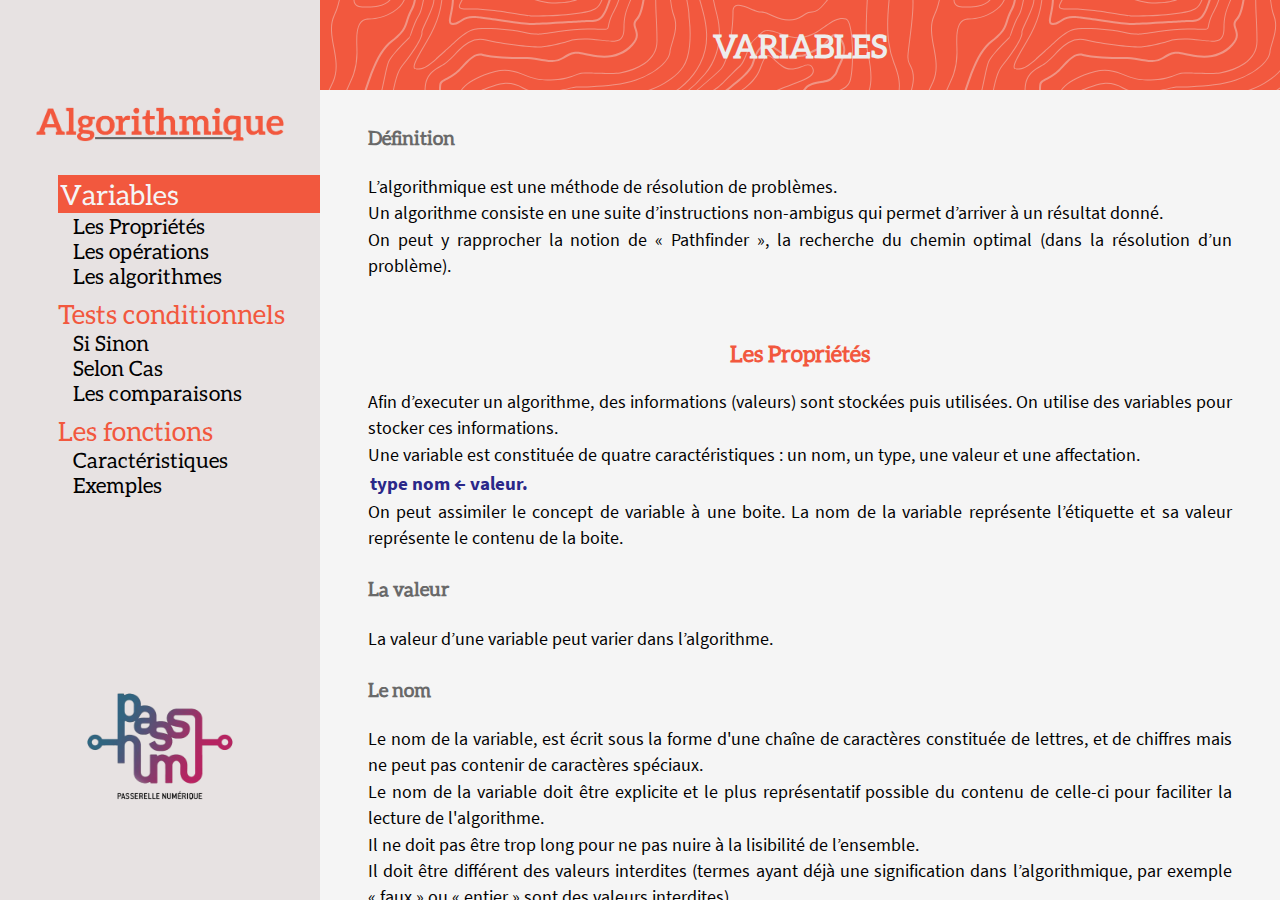
<file: index.html>
<!DOCTYPE html>
<html lang="fr">

  <head>
    <meta charset="utf-8">
    <link rel="stylesheet" href="style.css">
    <title>Algorithmique</title>
  </head>

  <body>
    <!-- balise div avec une classe pour englober le tout, la balise main étant plutot dédiée au contenu -->
    <div class="global">
      <div class="sidebar">
      <header>
        <h1><a href="#"><img src="ressources/img/logo_algorithmique.png" alt="logo" class="sidebar__logo"></a></h1>
        <nav class="menu">
          <ul>
            <li><a class="menu__title menu__title--current" href="index.html#variables">Variables</a></li>
            <li><a class="menu__subtitle" href="index.html#proprietes">Les Propriétés</a></li>
            <li><a class="menu__subtitle" href="index.html#operations">Les opérations</a></li>
            <li><a class="menu__subtitle" href="index.html#algo">Les algorithmes</a></li>
          </ul>
          <ul>
            <li><a class="menu__title" href="tests_conditionnels.html#conditionnels">Tests conditionnels</a></li>
            <li><a class="menu__subtitle" href="tests_conditionnels.html#sisinon">Si Sinon</a></li>
            <li><a class="menu__subtitle" href="tests_conditionnels.html#selon">Selon Cas</a></li>
            <li><a class="menu__subtitle" href="tests_conditionnels.html#comparaisons">Les comparaisons</a></li>
          </ul>
          <ul>
            <li><a class="menu__title" href="fonctions.html#fonctions">Les fonctions</a></li>
            <li><a class="menu__subtitle" href="fonctions.html#caracteristique">Caractéristiques</a></li>
            <li><a class="menu__subtitle" href="fonctions.html#exemples">Exemples</a></li>
          </ul>
        </nav>
      </header>
      <footer>
        <img src="ressources/img/logo_passnum.png" alt="logo Passnum" class="footer__logo">
      </footer>
    </div>
      <!-- Partie à droite dédiée au contenu -->
      <main>
        <div id="variables" class="lesson__title">
          <h2>VARIABLES</h2>
        </div>
        <section class="lesson">
          <article class="course">
            <h4>Définition</h4>
            <p>L’algorithmique est une méthode de résolution de problèmes.<br> Un algorithme consiste en une suite d’instructions non-ambigus qui permet d’arriver à un résultat donné.<br> On peut y rapprocher la notion de « Pathfinder », la recherche du chemin
              optimal (dans la résolution d’un problème).</p>
          </article>
          <article id="proprietes" class="course">
            <h3>Les Propriétés</h3>
            <p>Afin d’executer un algorithme, des informations (valeurs) sont stockées puis utilisées. On utilise des variables pour stocker ces informations.<br> Une variable est constituée de quatre caractéristiques : un nom, un type, une valeur et une affectation.<br>
              <span class="course__txt--notation">type nom ← valeur.</span> On peut assimiler le concept de variable à une boite. La nom de la variable représente l’étiquette et sa valeur représente le contenu de la boite.</p>
            <h4>La valeur</h4>
            <p>La valeur d’une variable peut varier dans l’algorithme.</p>
            <h4>Le nom</h4>
            <p>Le nom de la variable, est écrit sous la forme d'une chaîne de caractères constituée de lettres, et de chiffres mais ne peut pas contenir de caractères spéciaux.<br> Le nom de la variable doit être explicite et le plus représentatif possible
              du contenu de celle-ci pour faciliter la lecture de l'algorithme. <br>Il ne doit pas être trop long pour ne pas nuire à la lisibilité de l’ensemble.<br> Il doit être différent des valeurs interdites (termes ayant déjà une signification dans
              l’algorithmique, par exemple « faux » ou « entier » sont des valeurs interdites).<br> Le nom ne commence jamais par une majuscule, ne doit pas contenir d’espace et doit utiliser la notation camelCase (une Majuscule à chaque début de mot) afin
              de faciliter la lecture.<br>
              <span class="course__txt--exemple">exemple: entier NumeroDeTelephone ← 0606060606</span></p>
            <h4>Le type</h4>
            <p>Les types définissent les caractéristiques des valeurs de la variable.<br> Il existe quatre types primitifs de variable:<br> Nombre entier (noté entier) : tout nombre entier, ex: 20 <br> Nombre décimal (noté decimal) : tout nombre décimal, ex:
              1,2 <br> Caractère (noté car) : un caractère, doit se noter entre ‘cote’, ex: ‘a’ <br> Booléen (noté booleen): seulement deux valeurs possibles: vrai ou faux. <br> (les types primitifs s’écrivent tout en minuscule)<br><br> Il existe d’autres
              types de variables dérivés appelés types non-primitifs.<br> La chaîne de caractère (Chaîne): contient plusieurs caractères, doit se noter entre « guillemets »<br>
              <span class="course__txt--exemple">exemple: « Bonjour ! »</span></p>
            <h4>l’affectation</h4>
            <p>L'affectation suit la déclaration. Il s'agit d'attribuer des valeurs ou des expressions à une variable. <br>Lorsque que la variable est affectée, on dit que la variable vaut une valeur.</p>
            <span class="course__txt--exemple">exemple: La variable NumeroDeTelephone vaut 0606060606</span>
            <p>Les variables dont la valeur est inéchangeable dans l’algorithme sont des Constantes. Mis a part leur valeurs inchangeables, elle ont les mêmes caractéristiques que les variables. La première lettre du nom d’une constante s’écrit en majuscule.
              <span class="course__txt--exemple">exemple: decimal Pi ← 3.14 </span>
            </p>
          </article>
          <article id="operations" class="course">
            <h3>Les opérations</h3>
            <p> les opérations valides sur les variables sont l’addition (+), la soustraction (-), la multiplication (x) et la division (/). <br> Les opérations sont valides seulement les variables de même type.<br>
              <span class="course__txt--exemple">exemple : entier a ← 10 + 20 <span class="course__txt--commentaire">// résultat vaut 30<br></span> entier b ← 10 + « hello » <span class="course__txt--commentaire">// Erreur, opération impossible car " hello " est une chaîne</span></p>
            <h4>la concaténation</h4>
            <p>la concaténation sert à insérer des chaînes de caractères ou des valeurs de variables de types Chaine les unes à la suite des autres. Elle se note avec un point.<br>
              <span class="course__txt--exemple">exemple: afficher («Mon nom est  ».prenom. «  ! »)</span></p>
          </article>
          <article id="algo" class="course">
            <h3>Les algorithmes</h3>
            <p><span class="course__txt--notation">« Début »</span> et <span class="course__txt--notation">« Fin »</span> servent à indiquer quand commence et se termine l’algorithme. Les deux termes sont obligatoires.<br>Souvent, une interface graphique sert
              à afficher le résultat d’un algorithme.</p>
            <h4>Les commentaires</h4>
            <p>On peut annoter un algorithme afin de le rendre plus lisible.<br>
              <span class="course__txt--commentaire">// un commentaire sur une ligne s’écrit comme ceci //</span><br><br>
              <span class="course__txt--commentaire">/* tandis qu’un commentaire sur plusieurs lignes<br>
                se note comme cela */</span><br><br>
            <h4>Les retours à la ligne</h4>
            <p>les retours à la ligne interviennent à la fin d’une ligne et se notent : <span class="course__txt--notation">↵</span></p>
          </article>
        </section>
      </main>
    </div>
  </body>

</html>
</file>
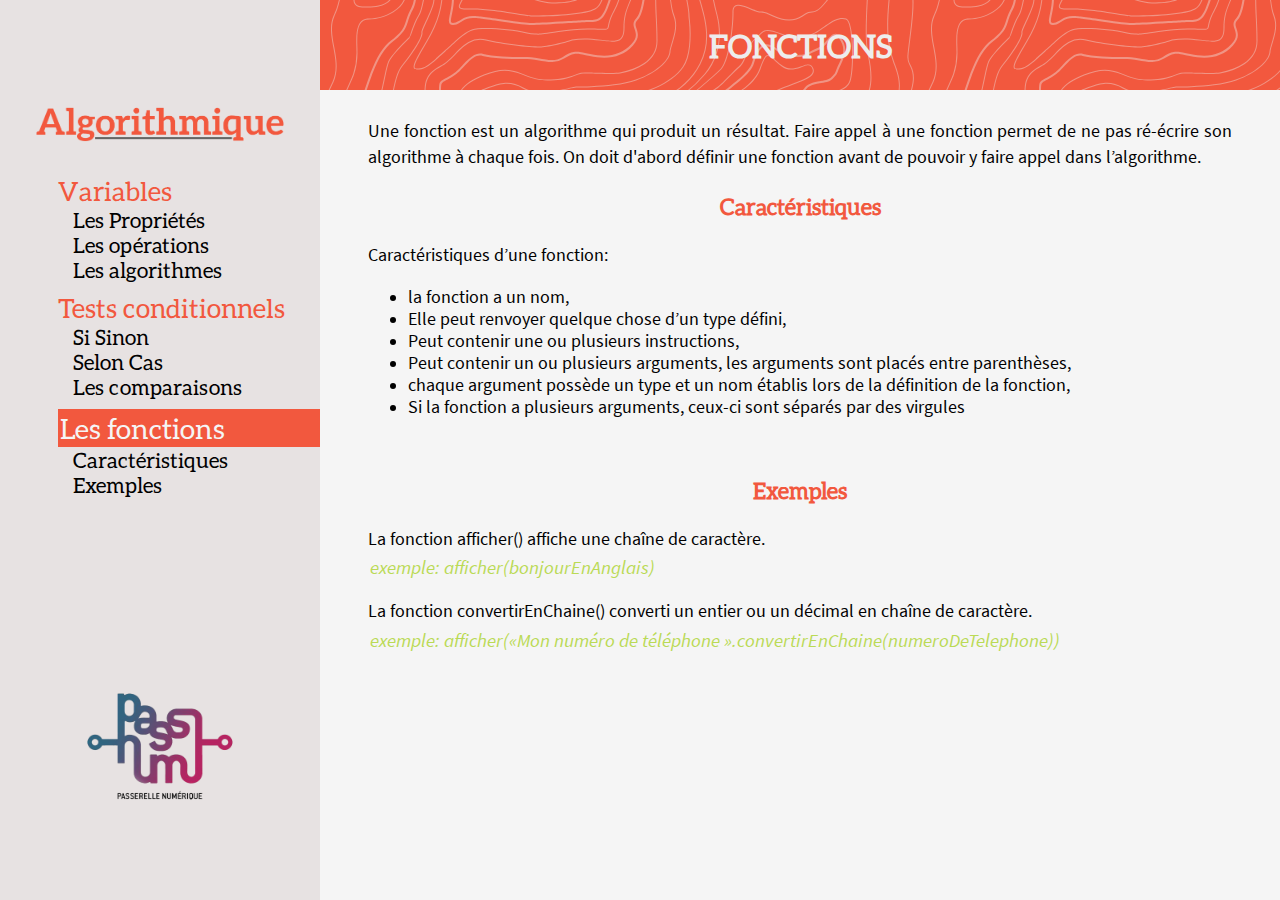
<file: fonctions.html>
<!DOCTYPE html>
<html lang="fr">

  <head>
    <meta charset="utf-8">
    <link rel="stylesheet" href="style.css">
    <title>Algorithmique</title>
  </head>

  <body>
    <div class="global">
      <div class="sidebar">
      <header>
        <h1><a href="#"><img src="ressources/img/logo_algorithmique.png" alt="logo" class="sidebar__logo"></a></h1>
        <nav class="menu">
          <ul>
            <li><a class="menu__title" href="index.html#variables">Variables</a></li>
            <li><a class="menu__subtitle" href="index.html#proprietes">Les Propriétés</a></li>
            <li><a class="menu__subtitle" href="index.html#operations">Les opérations</a></li>
            <li><a class="menu__subtitle" href="index.html#algo">Les algorithmes</a></li>
          </ul>
          <ul>
            <li><a class="menu__title" href="tests_conditionnels.html#conditionnels">Tests conditionnels</a></li>
            <li><a class="menu__subtitle" href="tests_conditionnels.html#sisinon">Si Sinon</a></li>
            <li><a class="menu__subtitle" href="tests_conditionnels.html#selon">Selon Cas</a></li>
            <li><a class="menu__subtitle" href="tests_conditionnels.html#comparaisons">Les comparaisons</a></li>
          </ul>
          <ul>
            <li><a class="menu__title menu__title menu__title--current" href="fonctions.html#fonctions">Les fonctions</a></li>
            <li><a class="menu__subtitle" href="fonctions.html#caracteristique">Caractéristiques</a></li>
            <li><a class="menu__subtitle" href="fonctions.html#exemples">Exemples</a></li>
          </ul>
        </nav>
      </header>
      <footer>
        <img src="ressources/img/logo_passnum.png" alt="logo Passnum" class="footer__logo">
      </footer>
    </div>
      <!-- Partie à droite dédiée au contenu -->
      <main>
        <div id="fonction" class="lesson__title">
          <h2>FONCTIONS</h2>
        </div>
        <section class="lesson">
          <article id="caracteristiques" class="course">
            <p>Une fonction est un algorithme qui produit un résultat. Faire appel à une fonction permet de ne pas ré-écrire son algorithme à chaque fois. On doit d'abord définir une fonction avant de pouvoir y faire appel dans l’algorithme.</p>
            <h3>Caractéristiques</h3>
            <p>Caractéristiques d’une fonction:</p>
            <ul>
              <li>la fonction a un nom,</li>
              <li>Elle peut renvoyer quelque chose d’un type défini,</li>
              <li>Peut contenir une ou plusieurs instructions,</li>
              <li>Peut contenir un ou plusieurs arguments, les arguments sont placés entre parenthèses,</li>
              <li>chaque argument possède un type et un nom établis lors de la définition de la fonction,</li>
              <li>Si la fonction a plusieurs arguments, ceux-ci sont séparés par des virgules</li>
              <!-- insérer une image/schéma notation && exemple -->
              </article>
            <article id="exemples" class="course">
              <h3>Exemples</h3>
              <p>La fonction afficher() affiche une chaîne de caractère. <span class="course__txt--exemple">
                exemple: afficher(bonjourEnAnglais)</span></p>

              <p>La fonction convertirEnChaine() converti un entier ou un décimal en chaîne de caractère.
                <span class="course__txt--exemple">exemple: afficher(«Mon numéro de téléphone ».convertirEnChaine(numeroDeTelephone))</p>
            </article>
            </section>
          </main>
        </div>
      </body>
    </html>
</file>
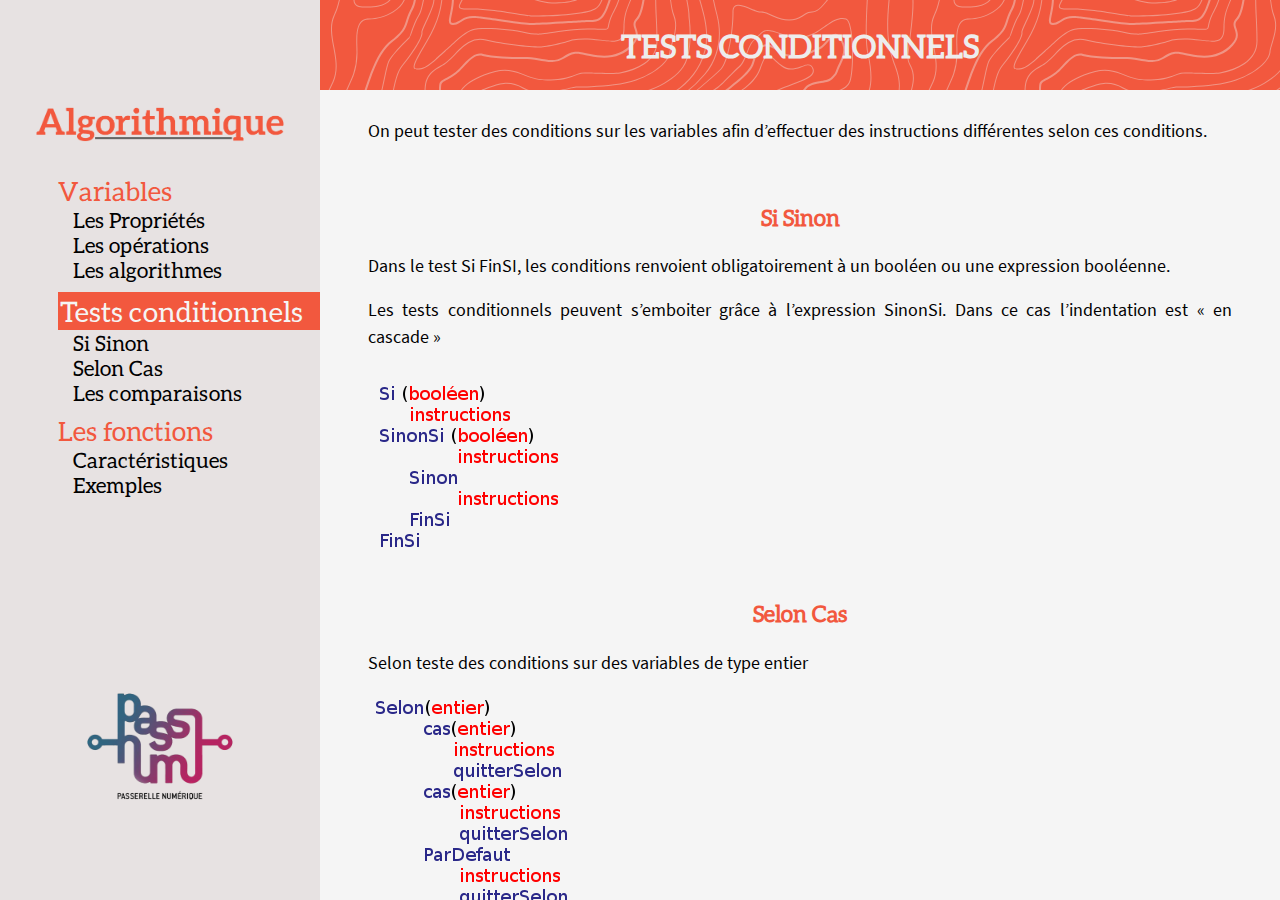
<file: tests_conditionnels.html>
<!DOCTYPE html>
<html lang="fr">

  <head>
    <meta charset="utf-8">
    <link rel="stylesheet" href="style.css">
    <title>Algorithmique</title>
  </head>

  <body>
    <!-- balise div avec une classe pour englober le tout, la balise main étant plutot dédiée au contenu -->
    <div class="global">
      <div class="sidebar">
      <header>
        <h1><a href="#"><img src="ressources/img/logo_algorithmique.png" alt="logo" class="sidebar__logo"></a></h1>
        <nav class="menu">
          <ul>
            <li><a class="menu__title" href="index.html#variables">Variables</a></li>
            <li><a class="menu__subtitle" href="index.html#proprietes">Les Propriétés</a></li>
            <li><a class="menu__subtitle" href="index.html#operations">Les opérations</a></li>
            <li><a class="menu__subtitle" href="index.html#algo">Les algorithmes</a></li>
          </ul>
          <ul>
            <li><a class="menu__title menu__title--current" href="tests_conditionnels.html#conditionnels">Tests conditionnels</a></li>
            <li><a class="menu__subtitle" href="tests_conditionnels.html#sisinon">Si Sinon</a></li>
            <li><a class="menu__subtitle" href="tests_conditionnels.html#selon">Selon Cas</a></li>
            <li><a class="menu__subtitle" href="tests_conditionnels.html#comparaisons">Les comparaisons</a></li>
          </ul>
          <ul>
            <li><a class="menu__title" href="fonctions.html#fonctions">Les fonctions</a></li>
            <li><a class="menu__subtitle" href="fonctions.html#caracteristique">Caractéristiques</a></li>
            <li><a class="menu__subtitle" href="fonctions.html#exemples">Exemples</a></li>
          </ul>
        </nav>
      </header>
      <footer>
        <img src="ressources/img/logo_passnum.png" alt="logo Passnum" class="footer__logo">
      </footer>
    </div>
      <!-- Partie à droite dédiée au contenu -->
      <main>
        <div id="conditionnels" class="lesson__title">
          <h2>TESTS CONDITIONNELS</h2>
        </div>
        <section class="lesson">
          <article class="course">
            <p>On peut tester des conditions sur les variables afin d’effectuer des instructions différentes selon ces conditions.</p>
          </article>
          <article id="sisinon" class="course">
            <h3>Si Sinon</h3>
            <p>Dans le test Si FinSI, les conditions renvoient obligatoirement à un booléen ou une expression booléenne.</p>

            <!-- inserer image notation & exemple  -->
            <p>Les tests conditionnels peuvent s’emboiter grâce à l’expression SinonSi. Dans ce cas l’indentation est « en cascade »</p>
            <img src="ressources/img/schema_sinonsi.png" alt="schema SinonSi">
          </article>
          <article id="selon" class="course">
            <h3>Selon Cas</h3>
            <p>Selon teste des conditions sur des variables de type entier</p>
            <img src="ressources/img/schema_seloncas.png" alt="Schema Selon">
            <p><span class="course__txt--notation">quitterSelon </span> est optionnel, si le cas est vérifié, il permet de sortir du test conditionnel.
              <span class="course__txt--notation">ParDefaut </span>renvoie à une instruction qui est exécutée si la conditions n’est vérifiée dans aucun des cas. Il est optionnel.</p>
          </article>
          <article id="comparaisons" class="course">
            <h3>Les comparaisons</h3>
            <p>On peut comparer les variables du même type entre elles.<br><br> La comparaison nécessaire « et », notée & renvoie à un booléen (ou une expression booléenne). <br> Les deux conditions doivent être vérifiées pour effectuer l’instruction. ex:
              Insérer exemple hors cours.<br><br> La comparaison suffisante « ou » se note l, elle aussi renvoie à un booléen (ou une expression booléenne).<br> Une seule conditions doit être vérifiée pour effectuer l’instruction.<br><br>
              Tableau récapitulatif des comparateurs valides :
            </p>
            <img src="ressources/img/tableau_comparateurs.png" alt="Tableau des comparateurs">
          </article>
        </section>
      </main>
    </div>
  </body>

</html>
</file>
<file: style.css>
/*fonts*/
@font-face {
  font-family: "Aleo-Bold";
  src: url("ressources/font/Aleo-Bold.otf");
}

@font-face {
  font-family: "Aleo-Regular";
  src: url("ressources/font/Aleo-Regular.otf");
}

@font-face {
  font-family: Source Sans Pro;
  src: url(../ressources/font/SourceSansPro-Regular.ttf);
  font-weight: normal;
  font-style: normal;
}

@font-face {
  font-family: Source Sans Pro;
  src: url(../ressources/font/SourceSansPro-Bold.ttf);
  font-weight: bold;
}

@font-face {
  font-family: Source Sans Pro;
  src: url(../ressources/font/SourceSansPro-Italic.ttf);
  font-style: italic;
}

/*general attributes */
html, body{
  width: 100%;
  height: 100%;
  margin: 0;
  padding: 0;
  background-color: whitesmoke;
}

.global{
  display: flex;
  width: 100%;
  height: 100%;
  margin: 0;
  padding: 0;
}

/*Sidebar (header) & components part*/
.sidebar{
  flex: 1;
  display: flex;
  flex-direction: column;
  justify-content:space-around;
  align-items: flex-start;
  background-color: #e7e2e2;
  height: 100%;
}

.menu{
  margin-left: 15%;
  width: 100%;
}

.menu > ul{
  margin: 10px;
  list-style-type: none;
  padding: 0;
}

.menu__title{
  font-family: "Aleo-Regular";
  color : #F2583E;
  font-size: 1.5em;
  text-decoration: none;
  display: block;
}

.menu__title:hover ,.menu__title:focus, .menu__title:active, .menu__title--current {
  font-size: 1.6em;
  color: whitesmoke;
  background-color: #F2583E;
  padding: 2px 2px;
}

.menu__subtitle{
  font-family: "Aleo-Regular";
  margin-left: 15px;
  font-size: 1.2em;
  text-decoration: none;
  color: black;
  display: block;
}

.menu__subtitle:hover ,.menu__subtitle:focus, .menu__subtitle:active {
  font-size: 1.1em;
  color: #EDEDED;
  background-color: #F2583E;
  margin: 4px 4px;
  padding: 1px 14px;
}

.sidebar__logo{
  width: 80%;
  margin: auto;
  padding: auto;
}
.sidebar h1{
  text-align: center;
}

footer{
  display: flex;
  justify-content: center;
}

.footer__logo{
  width: 50%;
  margin: auto;
}

/*Main content part*/
main {
  overflow: scroll;
  flex: 3;
  display:flex;
  flex-direction: column;
  justify-content: space-between;
  margin: 0;
  padding: 0;
  width: 100%;
  height: 100%;
  background-color: whitesmoke;
}

.lesson__title{
  display: flex;
  flex: 1;
  max-height: 90px;
  justify-content: center;
  align-items: center;
  background-color: #f2583e;
  background-image: url("data:image/svg+xml,%3Csvg xmlns='http://www.w3.org/2000/svg' width='600' height='600' viewBox='0 0 600 600'%3E%3Cpath fill='%23ededed' fill-opacity='0.4' d='M600 325.1v-1.17c-6.5 3.83-13.06 7.64-14.68 8.64-10.6 6.56-18.57 12.56-24.68 19.09-5.58 5.95-12.44 10.06-22.42 14.15-1.45.6-2.96 1.2-4.83 1.9l-4.75 1.82c-9.78 3.75-14.8 6.27-18.98 10.1-4.23 3.88-9.65 6.6-16.77 8.84-1.95.6-3.99 1.17-6.47 1.8l-6.14 1.53c-5.29 1.35-8.3 2.37-10.54 3.78-3.08 1.92-6.63 3.26-12.74 5.03a384.1 384.1 0 0 1-4.82 1.36c-2.04.58-3.6 1.04-5.17 1.52a110.03 110.03 0 0 0-11.2 4.05c-2.7 1.15-5.5 3.93-8.78 8.4a157.68 157.68 0 0 0-6.15 9.2c-5.75 9.07-7.58 11.74-10.24 14.51a50.97 50.97 0 0 1-4.6 4.22c-2.33 1.9-10.39 7.54-11.81 8.74a14.68 14.68 0 0 0-3.67 4.15c-1.24 2.3-1.9 4.57-2.78 8.87-2.17 10.61-3.52 14.81-8.2 22.1-4.07 6.33-6.8 9.88-9.83 12.99-.47.48-.95.96-1.5 1.48l-3.75 3.56c-1.67 1.6-3.18 3.12-4.86 4.9a42.44 42.44 0 0 0-9.89 16.94c-2.5 8.13-2.72 15.47-1.76 27.22.47 5.82.51 6.36.51 8.18 0 10.51.12 17.53.63 25.78.24 4.05.56 7.8.97 11.22h.9c-1.13-9.58-1.5-21.83-1.5-37 0-1.86-.04-2.4-.52-8.26-.94-11.63-.72-18.87 1.73-26.85a41.44 41.44 0 0 1 9.65-16.55c1.67-1.76 3.18-3.27 4.83-4.85.63-.6 3.13-2.96 3.75-3.57a71.6 71.6 0 0 0 1.52-1.5c3.09-3.16 5.86-6.76 9.96-13.15 4.77-7.42 6.15-11.71 8.34-22.44.86-4.21 1.5-6.4 2.68-8.6.68-1.25 1.79-2.48 3.43-3.86 1.38-1.15 9.43-6.8 11.8-8.72 1.71-1.4 3.26-2.81 4.7-4.3 2.72-2.85 4.56-5.54 10.36-14.67a156.9 156.9 0 0 1 6.1-9.15c3.2-4.33 5.9-7.01 8.37-8.07 3.5-1.5 7.06-2.77 11.1-4.02a233.84 233.84 0 0 1 7.6-2.2l2.38-.67c6.19-1.79 9.81-3.16 12.98-5.15 2.14-1.33 5.08-2.33 10.27-3.65l6.14-1.53c2.5-.63 4.55-1.2 6.52-1.82 7.24-2.27 12.79-5.06 17.15-9.05 4.05-3.72 9-6.2 18.66-9.9l4.75-1.82c1.87-.72 3.39-1.31 4.85-1.91 10.1-4.15 17.07-8.32 22.76-14.4 6.05-6.45 13.95-12.4 24.49-18.92 1.56-.96 7.82-4.6 14.15-8.33v-64.58c-4 8.15-8.52 14.85-12.7 17.9-2.51 1.82-5.38 4.02-9.04 6.92a1063.87 1063.87 0 0 0-6.23 4.98l-1.27 1.02a2309.25 2309.25 0 0 1-4.87 3.9c-7.55 6-12.9 10.05-17.61 13.19-3.1 2.06-3.86 2.78-8.06 7.13-5.84 6.07-11.72 8.62-29.15 10.95-11.3 1.5-20.04 4.91-30.75 11.07-1.65.94-7.27 4.27-6.97 4.1-2.7 1.58-4.69 2.69-6.64 3.66-5.63 2.8-10.47 4.17-15.71 4.17-17.13 0-41.44 11.51-51.63 22.83-12.05 13.4-31.42 27.7-45.25 31.16-7.4 1.85-11.85 7.05-14.04 14.69-1.26 4.4-1.58 8.28-1.58 13.82 0 .82.01.98.24 3.63.45 5.18.35 8.72-.77 13.26-1.53 6.2-4.89 12.6-10.59 19.43-13.87 16.65-22.88 46.58-22.88 71.68 0 2.39.02 4.26.06 8.75.12 10.8.1 15.8-.22 21.95-.56 11.18-2.09 20.73-5 29.3h-1.05c2.94-8.56 4.49-18.12 5.05-29.35.31-6.13.34-11.1.22-21.9-.04-4.48-.06-6.36-.06-8.75 0-25.32 9.07-55.47 23.12-72.32 5.6-6.72 8.88-12.99 10.38-19.03 1.09-4.4 1.18-7.85.74-12.93-.23-2.7-.24-2.86-.24-3.72 0-5.62.32-9.57 1.62-14.1 2.28-7.95 6.97-13.44 14.76-15.39 13.6-3.4 32.82-17.59 44.75-30.84C409 360.14 433.58 348.5 451 348.5c5.07 0 9.77-1.33 15.26-4.07 1.93-.96 3.9-2.05 6.58-3.62-.3.18 5.33-3.16 6.98-4.11 10.82-6.21 19.66-9.67 31.11-11.2 17.23-2.3 22.9-4.75 28.57-10.64 4.25-4.41 5.04-5.16 8.22-7.28 4.68-3.11 10.01-7.14 17.55-13.14a1113.33 1113.33 0 0 0 4.86-3.89l1.28-1.02a4668.54 4668.54 0 0 1 6.23-4.98c3.67-2.9 6.55-5.12 9.07-6.95 4.37-3.19 9.16-10.56 13.29-19.4v66.9zm0-116.23c-.62.01-1.27.06-1.95.13-6.13.63-13.83 3.45-21.83 7.45-3.64 1.82-8.46 2.67-14.17 2.71-4.7.04-9.72-.47-14.73-1.33-1.7-.3-3.26-.61-4.67-.93a31.55 31.55 0 0 0-3.55-.57 273.4 273.4 0 0 0-16.66-.88c-10.42-.16-17.2.74-17.97 2.73-.38.97.6 2.55 3.03 4.87 1.01.97 2.22 2.03 4.04 3.55a1746.07 1746.07 0 0 0 4.79 4.02c1.39 1.2 3.1 1.92 5.5 2.5.7.16.86.2 2.64.54 3.53.7 5.03 1.25 6.15 2.63 1.41 1.76 1.4 4.54-.15 8.88-2.44 6.83-5.72 10.05-10.19 10.33-3.63.23-7.6-1.29-14.52-5.06-4.53-2.47-6.82-7.3-8.32-15.26-.17-.87-.32-1.78-.5-2.86l-.43-2.76c-1.05-6.58-1.9-9.2-3.73-10.11-.81-.4-1.59-.74-2.36-1-2.27-.77-4.6-1.02-8.1-.92-2.29.07-14.7 1-13.77.93-20.55 1.37-28.8 5.05-37.09 14.99a133.07 133.07 0 0 0-4.25 5.44l-2.3 3.09-2.51 3.32c-4.1 5.36-7.06 8.48-10.39 11.12-.65.52-1.33 1.04-2.13 1.62l-4.11 2.94a106.8 106.8 0 0 0-5.16 3.99c-4.55 3.74-9.74 8.6-16.25 15.38-8.25 8.58-11.78 13.54-11.7 15.95.07 1.65 1.64 2.11 6.79 2.38 1.61.09 2.15.12 2.98.2 2.95.24 5.09.73 6.81 1.68 7.48 4.15 11.63 7.26 13.95 11.58 3.3 6.15.8 12.88-8.89 20.26-8.28 6.3-11.1 10.37-11.31 14.96-.06 1.17 0 1.93.26 4.43.69 6.47.25 10.65-2.8 17.42a44.23 44.23 0 0 1-4.16 7.53c-2.82 3.97-5.47 5.74-10.6 7.69-.43.16-3.34 1.23-4.27 1.59-1.8.68-3.38 1.36-5.01 2.14-4.18 2-8.4 4.6-13.1 8.24-8.44 6.51-13.23 14.56-15.98 25.06-1.1 4.2-1.55 6.81-2.8 15.21-1.26 8.6-2.17 12.64-4.08 16.55-2.1 4.28-11.93 26.59-12.97 28.88a382.7 382.7 0 0 1-6.37 13.41c-4.07 8.11-7.61 14.07-10.73 17.81-5.38 6.46-8.98 14.37-13.77 28.42a810.14 810.14 0 0 0-1.89 5.6c-1.8 5.35-2.96 8.6-4.26 11.85-6.13 15.32-25.43 26.31-46.46 26.31-11.2 0-20.58-2.74-31.02-8.55-5.6-3.13-4.55-2.42-22.26-14.54-14.33-9.8-17.7-10.73-20.47-6.9-.37.5-1.81 2.74-1.83 2.77a52.24 52.24 0 0 1-4.94 5.9c-.73.79-5.52 5.87-6.97 7.45-2.38 2.6-4.3 4.81-5.98 6.93a45.6 45.6 0 0 0-5.08 7.66c-1.29 2.57-1.9 5.25-2.66 10.6a997.6 997.6 0 0 1-.46 3.18h-1l.47-3.32c.77-5.45 1.4-8.2 2.75-10.9a46.54 46.54 0 0 1 5.2-7.84c1.7-2.14 3.63-4.38 6.03-6.98 1.45-1.59 6.24-6.68 6.96-7.46a51.58 51.58 0 0 0 4.84-5.78s1.47-2.26 1.86-2.8c3.25-4.5 7.08-3.44 21.84 6.67 17.67 12.08 16.62 11.38 22.19 14.48 10.3 5.73 19.5 8.43 30.53 8.43 20.65 0 39.57-10.77 45.54-25.69a219.7 219.7 0 0 0 4.24-11.8 6752.32 6752.32 0 0 0 1.88-5.6c4.83-14.16 8.47-22.14 13.96-28.73 3.05-3.66 6.56-9.57 10.6-17.61 1.97-3.93 4.04-8.31 6.35-13.38 1.03-2.28 10.88-24.61 12.98-28.91 1.85-3.79 2.75-7.76 4-16.25 1.24-8.44 1.7-11.07 2.81-15.32 2.8-10.7 7.71-18.94 16.33-25.6a73.18 73.18 0 0 1 13.29-8.35c1.66-.8 3.27-1.48 5.08-2.18.94-.36 3.86-1.43 4.28-1.59 4.95-1.88 7.44-3.55 10.14-7.33 1.35-1.9 2.68-4.3 4.06-7.37 2.97-6.58 3.39-10.59 2.72-16.9a27.13 27.13 0 0 1-.27-4.58c.22-4.94 3.21-9.24 11.7-15.7 9.33-7.11 11.66-13.34 8.62-19-2.2-4.09-6.25-7.12-13.55-11.17-1.57-.88-3.6-1.33-6.42-1.57-.8-.07-1.34-.1-2.95-.19-5.77-.3-7.63-.85-7.72-3.34-.1-2.81 3.5-7.87 11.97-16.69 6.53-6.8 11.75-11.69 16.33-15.45 1.79-1.47 3.42-2.72 5.2-4.03l4.12-2.94c.79-.58 1.46-1.08 2.1-1.59 3.26-2.6 6.16-5.65 10.21-10.94a383.2 383.2 0 0 0 2.5-3.32l2.31-3.09c1.8-2.39 3.04-4 4.29-5.48 8.47-10.17 16.98-13.96 37.27-15.3-.44.02 12-.9 14.32-.98 3.62-.1 6.05.16 8.46.98.8.27 1.62.62 2.47 1.04 2.27 1.14 3.17 3.87 4.27 10.85l.44 2.76c.17 1.07.33 1.97.5 2.83 1.44 7.69 3.62 12.29 7.8 14.57 6.76 3.68 10.6 5.15 13.99 4.94 4-.25 6.99-3.17 9.3-9.67 1.45-4.04 1.46-6.49.32-7.92-.9-1.12-2.28-1.62-5.57-2.27a55.8 55.8 0 0 1-2.67-.55c-2.54-.6-4.39-1.4-5.93-2.71a252.63 252.63 0 0 0-4.78-4.01 84.35 84.35 0 0 1-4.08-3.6c-2.73-2.6-3.86-4.43-3.28-5.95 1.02-2.64 7.82-3.54 18.93-3.37a230.56 230.56 0 0 1 16.73.88c2.76.39 3.2.49 3.68.6 1.4.3 2.95.62 4.62.91a82.9 82.9 0 0 0 14.56 1.32c5.56-.04 10.24-.86 13.73-2.6 8.1-4.05 15.89-6.9 22.17-7.56.7-.07 1.4-.11 2.05-.13v1zm0-100.94v1.5c-8.62 16.05-17.27 29.55-23.65 35.92-3.19 3.2-7.62 4.9-13.54 5.56-4.45.48-8.28.4-19.18-.2-9.91-.55-15.32-.44-20.52.78a84.05 84.05 0 0 1-15 2.11l-2.25.14c-12.49.75-19.37 1.78-32.72 5.74-4.5 1.33-9.27 2.49-14.3 3.48a246.27 246.27 0 0 1-32.6 3.97c-7.56.45-13.21.57-20.24.57-5.4 0-11.9 1.61-18 5.18-8.3 4.87-15.06 12.87-19.53 24.5a68.57 68.57 0 0 1-4.56 9.8c-3.6 6.2-6.92 8.99-13.38 12.18l-4.03 1.96a64.48 64.48 0 0 0-15.16 10.25c-8.2 7.33-13.72 16.63-22.54 35.6l-2.08 4.49c-7.3 15.7-11.5 23.3-17.35 29.87-7.7 8.66-20.25 14.42-40.31 20.08-4.37 1.23-19.04 5.08-19.24 5.13-6.92 1.87-11.68 3.34-15.63 4.92-10.55 4.22-18.71 10.52-36.38 26.52l-1.7 1.54c-8.58 7.76-13.41 11.9-18.81 15.88-3.95 2.9-8 5.67-12.97 8.91-2.06 1.34-10.3 6.6-12.33 7.94-11.52 7.5-18.53 13.04-24.62 20.08a62.01 62.01 0 0 0-6.44 8.85c-4.13 6.91-6.27 13.15-9.2 25.11l-1.54 6.26c-.6 2.45-1.15 4.54-1.72 6.58-2.97 10.7-6.9 17.36-14.78 26.91L69.6 491a148.51 148.51 0 0 0-4.19 5.3 23.9 23.9 0 0 0-3.44 6.28c-1.16 3.23-1.52 5.9-1.87 11.94-.58 10.05-1.42 15.04-4.63 22.67-1.57 3.72-5.66 14.02-6.41 15.8a73.46 73.46 0 0 1-3.57 7.4c-2.88 5.14-6.71 10.12-13.12 16.95-5.96 6.36-8.87 10.9-10.61 16a56.88 56.88 0 0 0-1.38 4.82l-.46 1.84h-1.03l.52-2.08c.52-2.09.92-3.49 1.4-4.9 1.8-5.25 4.78-9.9 10.84-16.36 6.35-6.78 10.13-11.7 12.97-16.77a72.5 72.5 0 0 0 3.52-7.29c.75-1.76 4.84-12.06 6.4-15.8 3.17-7.5 3.99-12.4 4.56-22.33.35-6.14.72-8.88 1.93-12.23a24.9 24.9 0 0 1 3.58-6.54c1.27-1.7 2.6-3.37 4.22-5.34l4.11-4.95c7.8-9.46 11.66-16 14.59-26.54.56-2.04 1.1-4.12 1.71-6.56l1.53-6.26c2.96-12.04 5.13-18.36 9.32-25.39 1.84-3.08 4-6.05 6.54-8.99 6.17-7.12 13.24-12.7 24.83-20.26 2.05-1.33 10.28-6.6 12.33-7.94 4.96-3.22 9-5.98 12.92-8.87 5.37-3.95 10.19-8.08 18.74-15.82l1.7-1.54c17.76-16.09 25.98-22.43 36.67-26.7 4-1.6 8.8-3.09 15.75-4.96.21-.06 14.87-3.9 19.22-5.13 19.9-5.61 32.32-11.31 39.85-19.78 5.76-6.48 9.93-14.02 17.18-29.64l2.09-4.5c8.87-19.07 14.44-28.46 22.77-35.9a65.48 65.48 0 0 1 15.38-10.4l4.04-1.97c6.3-3.1 9.47-5.77 12.96-11.77a67.6 67.6 0 0 0 4.48-9.67c4.56-11.84 11.47-20.02 19.97-25 6.25-3.66 12.93-5.32 18.5-5.32 7.01 0 12.65-.12 20.17-.57a245.3 245.3 0 0 0 32.47-3.96c5-.98 9.75-2.13 14.22-3.45 13.43-3.98 20.38-5.02 32.94-5.78l2.24-.14c5.76-.37 9.8-.9 14.85-2.09 5.31-1.25 10.79-1.35 22.6-.7 9.04.5 12.84.58 17.21.1 5.71-.62 9.94-2.26 12.95-5.26 6.44-6.45 15.3-20.37 24.35-36.72zm0 450.21c-1.28-4.6-2.2-10.55-3.33-20.25l-.24-2.04-.23-2.03c-1.82-15.7-3.07-21.98-5.55-24.47-2.46-2.46-3.04-5.03-2.52-8.64.1-.6.18-1.1.39-2.15.69-3.54.77-5.04.08-6.84-.91-2.38-3.31-4.41-7.79-6.26-5.08-2.09-6.52-4.84-4.89-8.44.66-1.45 1.79-3.02 3.52-5.01 1.04-1.2 5.48-5.96 5.08-5.53 6.15-6.7 8.98-11.34 8.98-16.48a15.2 15.2 0 0 1 6.5-12.89v1.26a14.17 14.17 0 0 0-5.5 11.63c0 5.47-2.93 10.29-9.24 17.16.38-.42-4.04 4.33-5.07 5.5-1.67 1.93-2.75 3.43-3.36 4.77-1.37 3.04-.23 5.22 4.36 7.1 4.71 1.95 7.32 4.16 8.34 6.83.78 2.04.7 3.67-.03 7.4-.2 1.03-.3 1.51-.38 2.09-.48 3.33.03 5.59 2.23 7.8 2.74 2.74 3.98 8.96 5.84 25.06l.24 2.03.23 2.04c.82 7.01 1.53 12.06 2.34 16.03v4.33zm0-62.16c-1.4-3.13-4.43-9.9-4.95-11.17-1.02-2.53-1.25-3.8-.91-5.18.2-.84 2.05-4.68 2.32-5.33a70.79 70.79 0 0 0 3.54-11.2v3.99a62.82 62.82 0 0 1-2.62 7.6c-.31.75-2.09 4.46-2.27 5.18-.28 1.12-.08 2.22.87 4.57.41 1.02 2.5 5.7 4.02 9.09v2.45zm0-85.09c-1.65 1.66-3.66 2.9-6.4 4.13-.25.1-13.97 5.47-20.4 8.43-9.35 4.32-16.7 5.9-23.03 5.25-5.08-.53-9.02-2.25-14.77-5.92l-3.2-2.07a77.4 77.4 0 0 0-5.44-3.27c-4.05-2.18-3.25-5.8 1.47-10.47 3.71-3.68 9.6-7.93 18.73-13.8l4.46-2.82c17.95-11.33 18.22-11.5 22.27-14.74 11.25-9 19.69-14.02 26.31-15.1v1.02c-6.37 1.1-14.62 6-25.69 14.86-4.1 3.28-4.34 3.44-22.36 14.8a652.4 652.4 0 0 0-4.45 2.83c-9.07 5.83-14.92 10.05-18.57 13.66-4.31 4.28-4.95 7.13-1.7 8.88 1.7.91 3.29 1.88 5.5 3.3l3.2 2.08c5.64 3.59 9.45 5.25 14.34 5.76 6.13.64 13.32-.9 22.52-5.15 6.46-2.98 20.18-8.35 20.4-8.44 3.04-1.37 5.1-2.71 6.81-4.69v1.47zm0-41.37v1c-6.56.26-12.11 3.13-19.71 9.08l-4.63 3.68a51.87 51.87 0 0 1-4.4 3.14c-.82.52-5.51 3.33-6.22 3.76-3.31 2-6.15 3.8-8.87 5.6a112.61 112.61 0 0 0-8.16 5.92c-4.61 3.72-7.4 6.9-7.97 9.35-.63 2.67 1.48 4.53 7.05 5.46 10.7 1.78 20.92-.05 30.45-4.65a61.96 61.96 0 0 0 17.1-12.2 41.8 41.8 0 0 0 5.36-7.42v1.92a38.94 38.94 0 0 1-4.64 6.19 62.95 62.95 0 0 1-17.39 12.41c-9.7 4.68-20.13 6.55-31.05 4.73-6.06-1-8.65-3.29-7.85-6.67.64-2.74 3.53-6.05 8.31-9.9 2.35-1.9 5.1-3.88 8.24-5.97 2.73-1.82 5.58-3.61 8.9-5.62.72-.44 5.4-3.24 6.22-3.75 1.26-.8 2.6-1.76 4.3-3.09.8-.62 3.9-3.1 4.63-3.67 7.77-6.1 13.49-9.04 20.33-9.3zm0-154.6v1c-1.75-.24-4.3.23-7.82 1.55-10.01 3.75-13.8 5.07-19.15 6.76-1.78.56-2.63.83-3.87 1.24-1.48.5-3.16.76-6.74 1.16a1550.34 1550.34 0 0 0-2.64.3c-7.8.94-11.28 2.47-11.28 6.07 0 4.45 2.89 13.18 7.96 25.81a57.34 57.34 0 0 1 2.33 7.6 258.32 258.32 0 0 1 .84 3.46c1.86 7.62 3.17 10.71 5.56 11.67 2.21.88 4.7.6 7.47-.72 3.48-1.69 7.22-4.94 11.2-9.47 1.52-1.7 2.97-3.49 4.59-5.57l3.16-4.1c2.59-3.23 6.07-12.21 8.39-20.23v3.45c-2.29 7.2-5.27 14.5-7.61 17.41-.44.55-2.67 3.46-3.15 4.09-1.63 2.1-3.1 3.9-4.62 5.62-4.08 4.61-7.9 7.94-11.53 9.7-2.99 1.44-5.77 1.75-8.28.74-2.84-1.13-4.2-4.34-6.15-12.35a2097.48 2097.48 0 0 1-.84-3.46c-.8-3.2-1.47-5.45-2.28-7.46-5.14-12.8-8.04-21.55-8.04-26.19 0-4.37 3.84-6.06 12.16-7.07a160.9 160.9 0 0 1 2.65-.3c3.5-.39 5.15-.64 6.53-1.1 1.26-.42 2.1-.7 3.88-1.26 5.34-1.68 9.11-3 19.1-6.74 3.53-1.32 6.22-1.84 8.18-1.61zM0 292c10.13-11.31 18.13-23.2 23.07-35.39 3.3-8.14 6.09-16.12 10.81-30.55l1.59-4.84c6.53-19.94 10.11-29.82 14.77-39.56 6.07-12.72 12.55-21.18 20.27-25.54 6.66-3.76 10.2-7.86 12.22-13.15a46.6 46.6 0 0 0 1.86-6.58c1.23-5.2 2.05-7.59 3.93-10.36 2.45-3.62 6.27-6.53 12.1-8.96 15.78-6.58 16.73-7.04 18.05-9.01.65-.98.83-2.15.74-4.51-.03-.73-.23-3.82-.24-4A93.8 93.8 0 0 1 119 94c0-10.04.18-11.37 2.37-13.15.52-.42 1.13-.8 2.07-1.3.27-.14 2.18-1.12 2.84-1.48a68.4 68.4 0 0 0 9.12-5.87c2.06-1.54 2.64-2.14 8.01-7.93 3.78-4.09 6.21-6.36 8.96-8.12 3.64-2.33 7.2-3.12 10.9-2.11 4.4 1.2 10.81 2 18.78 2.46 6.9.4 12.9.5 21.95.5 4.87 0 8.97.47 15.4 1.57 7.77 1.33 9.3 1.54 12.38 1.54 4.05 0 7.43-.88 10.68-2.95 5.06-3.22 8.11-4.67 11.2-5.2 3.62-.64 4.77-.46 16.55 2.06 17.26 3.7 30.85 1.36 41.06-9.7 5.1-5.53 5.48-8.9 3.48-14.8-.83-2.42-1.03-3.1-1.17-4.3-.29-2.52.5-4.71 2.71-6.93 2.65-2.65 4.72-9.17 6.22-18.29h2.03c-1.56 9.71-3.77 16.65-6.83 19.7-1.79 1.8-2.36 3.39-2.14 5.28.11 1 .3 1.63 1.07 3.9 2.22 6.53 1.76 10.66-3.9 16.8-10.77 11.66-25.07 14.13-42.95 10.3-11.42-2.45-12.55-2.62-15.78-2.06-2.77.48-5.62 1.84-10.47 4.92a20.93 20.93 0 0 1-11.76 3.27c-3.25 0-4.81-.22-12.73-1.57C212.74 59.46 208.73 59 204 59c-9.1 0-15.11-.1-22.07-.5-8.09-.47-14.62-1.29-19.2-2.54-5.62-1.53-10.17 1.38-17.85 9.66-5.5 5.94-6.08 6.53-8.28 8.18a70.38 70.38 0 0 1-9.38 6.03c-.68.37-2.58 1.35-2.84 1.49-.84.44-1.35.76-1.75 1.08C121.16 83.6 121 84.8 121 94c0 1.85.06 3.54.17 5.44 0 .17.2 3.28.24 4.03.1 2.75-.13 4.29-1.08 5.71-1.67 2.5-2.27 2.8-18.95 9.74-5.48 2.29-8.99 4.96-11.2 8.24-1.71 2.51-2.47 4.73-3.64 9.7-.83 3.5-1.21 4.92-1.94 6.83-2.18 5.73-6.05 10.19-13.1 14.18-7.3 4.12-13.55 12.28-19.46 24.66-4.6 9.64-8.17 19.46-14.67 39.32l-1.58 4.84c-4.75 14.47-7.54 22.48-10.86 30.69-5.28 13.01-13.95 25.65-24.93 37.6v-2.97zm0 78v-.5l1-.01c6.32 0 7.47 5.2 4.6 13.36a60.36 60.36 0 0 1-5.6 11.3v-1.92a57.76 57.76 0 0 0 4.65-9.72c2.69-7.6 1.71-12.02-3.65-12.02-.34 0-.67 0-1 .02v-46.59a340.96 340.96 0 0 0 13.71-8.34c13.66-9.46 29.79-37.6 29.79-53.59 0-18.1 21.57-72.64 32.23-79.42 12.71-8.09 32.24-27.96 35.8-37.75 1.93-5.3 5.5-7.27 14.42-9.37 6.15-1.44 8.64-2.42 10.67-4.79 1.5-1.74 2.72-4.79 4.33-10.3.23-.78 1.9-6.68 2.43-8.46 3.62-12.08 7.3-18.49 13.47-20.39 2.5-.76 3.03-.98 9.74-3.7 7.49-3.03 11.97-4.43 17.12-4.92 6.75-.65 13.13.75 19.55 4.67 5.43 3.32 12.19 4.72 20.17 4.56 6.03-.12 12.2-1.07 19.83-2.8 1.82-.4 7.38-1.74 8.26-1.94 2.69-.6 4.34-.89 5.48-.89 4.97 0 8.93-.05 14.2-.27 7.9-.32 15.56-.92 22.75-1.88 8.5-1.14 15.9-2.73 21.88-4.82 18.9-6.62 32.64-18.3 33.67-27.59.29-2.56.4-2.96 2.79-11.11 2.33-7.95 3.21-12.93 2.72-18.23-.2-2.24-.69-4.38-1.48-6.42-1.5-3.92-2.63-9.4-3.43-16.18h.9c.77 6.47 1.89 11.72 3.47 15.82a24.93 24.93 0 0 1 1.54 6.69c.5 5.46-.4 10.54-2.77 18.6-2.36 8.06-2.47 8.47-2.74 10.95-1.09 9.75-15.1 21.68-34.33 28.41-6.06 2.12-13.52 3.72-22.09 4.87-7.22.96-14.92 1.57-22.83 1.89-5.3.21-9.27.27-14.25.27-1.04 0-2.64.27-5.26.87-.87.2-6.43 1.53-8.26 1.94-7.68 1.73-13.92 2.7-20.03 2.82-8.15.17-15.1-1.27-20.71-4.7-6.23-3.81-12.4-5.16-18.93-4.54-5.04.48-9.44 1.86-16.84 4.86-6.75 2.74-7.29 2.95-9.82 3.73-5.73 1.76-9.28 7.96-12.81 19.72-.53 1.77-2.2 7.66-2.43 8.46-1.66 5.65-2.91 8.78-4.53 10.67-2.22 2.58-4.84 3.62-12.01 5.3-7.8 1.83-11.13 3.66-12.9 8.54-3.65 10.04-23.32 30.06-36.2 38.25C65.94 190 44.5 244.2 44.5 262c0 16.34-16.3 44.78-30.22 54.41-2.14 1.48-8.24 5.12-14.28 8.68v-1.16 46.09zm0-173.7v-1.11c7.42-3.82 14.55-10.23 21.84-18.98 3.8-4.56 14.21-18.78 15.79-20.55 1.8-2.04 4.06-3.96 7.42-6.45 1.08-.8 4.92-3.57 5.49-3.99 9.36-6.85 14-11.96 15.98-19.36.8-2.98 1.54-6.78 2.46-12.3.23-1.44 2-12.46 2.56-15.79 2.87-16.77 5.73-26.79 10.07-32.1C92.46 52.43 101.5 38.13 101.5 33c0-2.54.34-3.35 6.05-15.71.68-1.49 1.25-2.74 1.77-3.93 2.5-5.75 3.9-10.04 4.14-13.36h1c-.23 3.48-1.66 7.87-4.23 13.76-.52 1.2-1.09 2.45-1.78 3.95-5.54 12.01-5.95 12.99-5.95 15.29 0 5.47-9.09 19.84-20.11 33.31-4.2 5.12-7.03 15.06-9.86 31.64-.57 3.33-2.33 14.33-2.57 15.78-.92 5.56-1.67 9.38-2.48 12.4-2.05 7.68-6.82 12.93-16.35 19.91l-5.49 3.98c-3.3 2.45-5.51 4.34-7.27 6.31-1.53 1.73-11.94 15.93-15.76 20.53-7.52 9.02-14.88 15.6-22.61 19.46zm0 361.83v-4.33c.48 2.36 1 4.35 1.6 6.15 2 6.03 4.6 8.26 8.19 6.59C28.76 557.69 43.5 542.4 43.5 527c0-16.2 6.37-31.99 17.1-46.3 1.88-2.5 3.66-4.4 5.53-6 .73-.62 1.45-1.18 2.3-1.8l2-1.43c3.68-2.68 5.32-5.28 7.08-12.59.75-3.07 1.38-5.02 4.2-13.26l.63-1.88c3.24-9.58 4.56-14.97 4.17-18.65-.48-4.43-3.8-5.23-11.3-1.64a81.12 81.12 0 0 1-9.15 3.7c-13.89 4.67-26.96 5.8-42.66 5.42l-1.95-.05-1.45-.02a39.8 39.8 0 0 0-15.05 2.96A21.81 21.81 0 0 0 0 438.37v-1.26a23.55 23.55 0 0 1 4.55-2.57 40.77 40.77 0 0 1 16.92-3.02l1.95.05c15.6.38 28.57-.75 42.32-5.37a80.12 80.12 0 0 0 9.04-3.65c8.04-3.84 12.16-2.85 12.72 2.43.42 3.89-.92 9.34-4.21 19.08l-.64 1.88c-2.8 8.2-3.43 10.15-4.16 13.18-1.82 7.52-3.59 10.34-7.47 13.16l-2 1.43c-.84.6-1.54 1.15-2.25 1.75a35.45 35.45 0 0 0-5.37 5.84c-10.61 14.15-16.9 29.74-16.9 45.7 0 15.88-15 31.45-34.29 40.45-4.3 2.01-7.39-.66-9.56-7.18-.23-.68-.44-1.39-.65-2.13zm0-62.16v-2.45l1.46 3.27c2.1 4.8 3.46 10.33 4.26 16.77.66 5.3.84 9.3 1.04 18.5.2 9.32.5 12.75 1.63 15.05 1.28 2.6 3.67 2.35 8.29-1.5 17.14-14.3 21.82-22.9 21.82-38.62 0-7.17 1.1-12.39 3.7-17.68 2.27-4.67 3.65-6.62 13.4-19.62a69.8 69.8 0 0 1 7.6-8.79 44.76 44.76 0 0 1 3.54-3.06c.38-.3.64-.52.89-.74a10.47 10.47 0 0 0 2.63-3.32 35.78 35.78 0 0 0 2.26-5.94l.37-1.2.36-1.15c.29-.91.48-1.55.66-2.16.45-1.53.74-2.68.91-3.66.38-2.2.12-3.49-.85-4.15-2.35-1.61-9.28-.24-23.8 4.94-9.54 3.4-16.12 4.17-27.85 4.26-7.71.06-10.43.4-13.25 2.12-3.48 2.12-5.84 6.4-7.58 14.26-.5 2.2-.99 4.19-1.49 5.98v-3.98l.51-2.22c1.8-8.1 4.28-12.6 8.04-14.9 3.04-1.85 5.86-2.2 13.77-2.26 11.61-.09 18.1-.84 27.51-4.2 14.93-5.32 21.95-6.71 24.7-4.83 1.38.94 1.71 2.6 1.28 5.15a33.69 33.69 0 0 1-.94 3.78l-.66 2.17-.36 1.15-.37 1.2a36.64 36.64 0 0 1-2.33 6.1c-.8 1.53-1.61 2.52-2.86 3.61l-.92.77-1.02.83c-.9.74-1.65 1.4-2.47 2.18a68.84 68.84 0 0 0-7.48 8.66c-9.7 12.93-11.07 14.87-13.31 19.46-2.52 5.15-3.59 10.22-3.59 17.24 0 16.04-4.82 24.91-22.18 39.38-5.04 4.2-8.18 4.55-9.83 1.18-1.22-2.5-1.52-5.94-1.73-15.47-.2-9.16-.38-13.15-1.03-18.4-.79-6.34-2.12-11.8-4.19-16.49L0 495.98zM379.27 0h1.04l1.5 5.26c3.28 11.56 4.89 19.33 5.26 27.8.49 11.01-1.52 21.26-6.63 31.17-7.8 15.13-20.47 26.5-36.22 34.1-12.38 5.96-26.12 9.17-36.22 9.17-6.84 0-17.24 1.38-37.27 4.62l-2.27.37c-24.5 3.99-31.65 5-37.46 5-3.49 0-4.08-.08-19.54-2.8-3.56-.64-6.32-1.1-9-1.5-20.23-2.96-31-1.2-31.96 7.86-.1.85-.18 1.72-.29 2.81l-.27 2.73c-1.1 10.9-2.02 15.73-4.31 19.96-2.9 5.34-7.77 7.95-15.63 7.95-10.2 0-12.92.6-15.5 3.17.52-.51-5.03 5.85-8.16 8.7-2.75 2.5-14.32 12.55-15.77 13.83a341.27 341.27 0 0 0-6.54 5.92c-6.97 6.49-11.81 11.76-14.6 16.15-5.92 9.3-10.48 18.04-11.69 24.08-1.66 8.3 3.67 9.54 19.02 1.21a626.23 626.23 0 0 1 44.54-21.9c3.5-1.56 14.04-6.2 15.68-6.95 5.05-2.25 8.3-3.8 10.78-5.15l1.95-1.07 2.18-1.18c1.76-.94 3.38-1.76 5-2.55 18.1-8.72 34.48-10.46 50.33-1.2 22.89 13.34 38.28 37.02 38.28 56.44 0 19.12-.73 25.13-5.18 33.2a45.32 45.32 0 0 1-4.94 7.12c-6.47 7.77-11.81 16.2-12.76 21.27-1.2 6.34 4.69 7.03 20.17-.05 13.31-6.08 22.4-14.95 28.5-26.32a80.51 80.51 0 0 0 6.1-15.13c.9-2.98 3.17-11.65 3.41-12.48a29.02 29.02 0 0 1 1.75-4.83c7.47-14.93 21.09-30.5 36.25-37.24 7.61-3.38 13-9.65 19.4-20.79.84-1.48 4.26-7.64 5.14-9.17 3.52-6.1 6.22-9.7 9.37-11.98 10.15-7.4 28.7-11.1 50.29-11.1 7.52 0 16.54-1.24 27.51-3.58a420.1 420.1 0 0 0 14.96-3.52c-1.3.33 15.54-3.98 19.42-4.89 14.15-3.33 41.07-5.01 64.11-5.01 17.36 0 27.82-9.23 38.53-38.67 6.62-18.21 6.62-26.37 2.69-34.35l-1.18-2.37A13.36 13.36 0 0 1 587.5 58c0-4.03 0-4.01 2.5-24.56.46-3.73.8-6.74 1.12-9.64.9-8.45 1.38-15.2 1.38-20.8 0-.94-.02-1.94-.04-3h1c.03 1.06.04 2.06.04 3 0 5.65-.48 12.43-1.39 20.9-.3 2.91-.66 5.93-1.11 9.66-2.5 20.45-2.5 20.47-2.5 24.44 0 1.97.45 3.57 1.45 5.68.24.51 1.16 2.35 1.17 2.36 4.06 8.24 4.06 16.68-2.65 35.13-10.84 29.8-21.63 39.33-39.47 39.33-22.96 0-49.83 1.68-63.89 4.99-3.86.9-20.69 5.2-19.4 4.88a421.05 421.05 0 0 1-14.99 3.53c-11.04 2.35-20.11 3.6-27.72 3.6-21.4 0-39.76 3.67-49.7 10.9-3 2.19-5.64 5.7-9.1 11.68-.87 1.52-4.29 7.68-5.14 9.17-6.49 11.3-12 17.71-19.86 21.2-14.9 6.63-28.38 22.03-35.75 36.77a28.17 28.17 0 0 0-1.69 4.67c-.23.8-2.5 9.49-3.4 12.5a81.48 81.48 0 0 1-6.19 15.3c-6.2 11.56-15.44 20.58-28.96 26.76-16.1 7.36-23 6.55-21.58-1.04 1-5.29 6.4-13.83 12.99-21.73a44.33 44.33 0 0 0 4.82-6.96c4.35-7.88 5.06-13.77 5.06-32.72 0-19.04-15.19-42.4-37.72-55.55-15.57-9.08-31.62-7.38-49.45 1.21a132.9 132.9 0 0 0-7.14 3.71l-1.95 1.07a158.83 158.83 0 0 1-10.85 5.19c-1.65.74-12.18 5.38-15.69 6.95a625.25 625.25 0 0 0-44.46 21.86c-15.95 8.66-22.37 7.16-20.48-2.29 1.24-6.2 5.83-15.02 11.82-24.42 2.85-4.48 7.74-9.8 14.77-16.34 1.98-1.85 4.12-3.79 6.56-5.94 1.46-1.29 13.02-11.33 15.75-13.82 3.09-2.8 8.6-9.14 8.14-8.67 2.82-2.82 5.75-3.46 16.2-3.46 7.5 0 12.04-2.43 14.75-7.42 2.2-4.07 3.11-8.84 4.2-19.59l.26-2.73.3-2.81c.56-5.42 4.47-8.5 11.23-9.6 5.44-.88 12.51-.51 21.86.86 2.7.4 5.47.86 9.04 1.49 15.33 2.7 15.96 2.8 19.36 2.8 5.73 0 12.9-1.03 37.3-5l2.27-.36c20.1-3.26 30.52-4.64 37.43-4.64 9.95 0 23.54-3.18 35.78-9.08 15.57-7.5 28.09-18.73 35.78-33.65 5.02-9.75 7-19.82 6.51-30.67-.37-8.37-1.96-16.08-5.23-27.57L379.27 0zm13.68 0h1.02c.78 3.9 1.92 8.7 3.51 14.88 3.63 14.05 3.06 27.03-.75 38.77a61 61 0 0 1-11.35 20.68 138.36 138.36 0 0 1-19.32 18.77c-11.32 9.02-23.36 15.49-35.95 18.39a258.63 258.63 0 0 1-22.57 4.07c-3.17.44-6.36.85-10.3 1.32l-9.39 1.12c-11.53 1.41-17.45 2.55-21.64 4.46-9.28 4.21-28.35 6.04-49.21 6.04-1.37 0-2.8-.12-4.3-.35-2.62-.41-5-1.03-9.14-2.29-7.34-2.21-9.63-2.75-12.63-2.56-3.9.23-6.63 2.29-8.47 6.89-1.86 4.66-2.42 7.53-3.34 14.98-1.1 8.98-2.87 12.12-9.97 14.3a40.12 40.12 0 0 0-6.8 2.66c-.63.33-1.16.64-1.76 1.02l-1.34.86c-1.9 1.14-3.86 1.49-9.25 1.49-3.2 0-8.83-.55-9.51-.39-1.22.28-.75-.14-7.14 6.24-1.5 1.5-3.49 3.18-6.32 5.37-1.52 1.18-7.16 5.43-7.94 6.03-4.96 3.78-8.33 6.6-11.06 9.38-4.88 4.98-6.85 9.15-5.56 12.7 1.34 3.67 4.07 4.42 8.9 2.82a55.72 55.72 0 0 0 7.77-3.48c1.5-.77 7.78-4.13 9.37-4.96a116.8 116.8 0 0 1 12.31-5.68 162.2 162.2 0 0 0 11.04-4.84c2.04-.97 10.74-5.16 13-6.22 4.41-2.1 8.1-3.78 11.65-5.29 17.14-7.3 29.32-9.9 37.67-6.65l5.43 2.1c2.3.88 4.17 1.62 6.02 2.38a150.9 150.9 0 0 1 13.07 6c18.34 9.63 30.35 22.13 34.79 39.87 6.96 27.85 3.6 45.53-8.08 62.4-3.97 5.75-3.52 9.2.06 8.97 4.14-.28 10.21-4.95 15.11-12.52 3.1-4.8 5.1-10.45 8.05-21.53l1.69-6.35c.66-2.47 1.24-4.52 1.83-6.5 4.93-16.56 11-27.28 21.56-34.76 7.15-5.06 23.73-15.5 25.48-16.75 6.74-4.81 10.53-9.44 14.34-18 7.74-17.44 21.09-24.34 44.47-24.34 9.36 0 17.91-1.13 29.53-3.49a624.86 624.86 0 0 0 6.2-1.28c2.4-.5 4.07-.84 5.66-1.13 4.03-.74 7.04-1.1 9.61-1.1 4.44 0 9.39-1 31.39-5.99l2.95-.66c16.34-3.67 25.64-5.35 31.66-5.35 1.54 0 2.4.01 6.4.1 7.8.15 12.27.13 17.33-.2 16.41-1.06 26.73-5.36 29.8-14.56a87.1 87.1 0 0 1 3.55-8.83c-.15.31 2.29-4.96 2.9-6.38 5.38-12.3 5.57-21.92-1.44-39.44a86.4 86.4 0 0 1-5.26-20.72c-1.61-11.98-1.38-23.14.1-40.35l.2-2.12h1l-.2 2.2c-1.48 17.15-1.7 28.24-.11 40.14a85.4 85.4 0 0 0 5.2 20.47c7.1 17.78 6.91 27.67 1.43 40.22-.62 1.43-3.06 6.72-2.91 6.4a86.17 86.17 0 0 0-3.52 8.73c-3.23 9.72-13.9 14.15-30.68 15.24-5.1.33-9.58.35-17.42.2-3.98-.09-4.84-.1-6.37-.1-5.91 0-15.18 1.67-31.44 5.32l-2.95.67c-22.16 5.02-27.05 6.01-31.61 6.01-2.5 0-5.45.36-9.43 1.09-1.58.29-3.25.62-5.64 1.11a4894.21 4894.21 0 0 0-6.2 1.29c-11.68 2.37-20.3 3.51-29.73 3.51-23.02 0-36 6.71-43.53 23.66-3.9 8.8-7.82 13.58-14.7 18.5-1.78 1.27-18.36 11.7-25.48 16.75-10.34 7.32-16.3 17.87-21.19 34.23-.58 1.96-1.15 4-1.82 6.47l-1.69 6.35c-2.98 11.18-5 16.9-8.17 21.81-5.05 7.81-11.37 12.68-15.89 12.98-4.7.31-5.3-4.23-.94-10.53 11.52-16.64 14.82-34.03 7.92-61.6-4.35-17.42-16.16-29.72-34.27-39.22-4-2.1-8.2-4-12.99-5.97-1.84-.75-3.7-1.49-6-2.38l-5.43-2.08c-8.03-3.12-20.02-.58-36.92 6.63-3.52 1.5-7.21 3.19-11.61 5.27l-13 6.22c-4.71 2.22-8.16 3.75-11.11 4.88a115.87 115.87 0 0 0-12.21 5.63c-1.58.83-7.86 4.18-9.37 4.96a56.55 56.55 0 0 1-7.9 3.54c-5.3 1.75-8.62.85-10.17-3.43-1.46-4.02.66-8.5 5.8-13.74 2.75-2.82 6.16-5.66 11.15-9.48.79-.6 6.43-4.85 7.94-6.02a66.96 66.96 0 0 0 6.23-5.28c6.74-6.74 6.1-6.16 7.61-6.51.87-.2 6.69.36 9.74.36 5.22 0 7.03-.32 8.74-1.35l1.31-.84c.62-.4 1.18-.72 1.84-1.07a41.07 41.07 0 0 1 6.96-2.72c6.64-2.04 8.22-4.84 9.28-13.47.93-7.53 1.5-10.47 3.4-15.24 1.99-4.95 5.04-7.26 9.34-7.51 3.17-.2 5.5.35 12.97 2.6a63.54 63.54 0 0 0 9.02 2.26c1.45.22 2.83.34 4.14.34 20.71 0 39.7-1.82 48.8-5.96 4.32-1.96 10.29-3.1 21.93-4.53l9.4-1.12c3.92-.48 7.11-.88 10.27-1.32 8.16-1.14 15.4-2.43 22.49-4.06 12.42-2.86 24.33-9.26 35.55-18.2a137.4 137.4 0 0 0 19.18-18.64 60.02 60.02 0 0 0 11.15-20.32c3.76-11.57 4.32-24.36.75-38.23A284.86 284.86 0 0 1 392.95 0zM506.7 0h1.26c-.5.66-.9 1.18-1.17 1.51-3.95 4.96-6.9 7.92-9.82 9.57A10.02 10.02 0 0 1 492 12.5c-2.38 0-4.24.67-6.71 2.21l-2.65 1.71c-4.38 2.8-8.01 4.08-13.64 4.08-5.6 0-9.99-1.26-16.08-4.05a202.63 202.63 0 0 1-2.3-1.06l-2.18-.98c-1.6-.7-2.92-1.17-4.17-1.48a13.42 13.42 0 0 0-3.27-.43c-2.3 0-4.3-.68-11-3.37l-1.56-.62c-5-1.97-8.1-2.82-10.52-2.66-2.93.2-4.42 2.03-4.42 6.15 0 20.76-5.21 50.42-12.15 57.35-7.58 7.59-26.55 23.7-34.06 29.06-13.16 9.4-31.17 20.2-44.11 25.06a106.87 106.87 0 0 1-13.32 4.03c-3.28.78-6.6 1.43-11.25 2.24-.53.1-8.8 1.5-11.5 1.99-4.86.87-9.3 1.74-14 2.76-20.62 4.48-25.07 5.01-38.11 5.01-2.49 0-2.9-.07-14.05-2-2.42-.42-4.31-.73-6.15-1-8.11-1.19-13.83-1.36-17.64-.2-4.54 1.4-5.93 4.65-3.7 10.52 2.02 5.28 4.84 8.61 8.84 10.74 3.26 1.74 6.75 2.6 13.82 3.71 9.42 1.48 10.94 1.75 15.5 2.92a78.2 78.2 0 0 1 18.62 7.37c8.3 4.58 14.58 11.5 19.98 20.89 2.73 4.73 9.46 19.33 10.54 21.19 3.4 5.85 6.26 6.63 10.89 2 4.95-4.94 10.35-8.37 21.13-14.06.47-.25 2.06-1.1 2.12-1.12 7.98-4.21 11.92-6.51 15.87-9.54 5.11-3.9 8.66-8.1 10.77-13.11 8.52-20.24 20.75-33.31 32.46-33.31l5.5.03c10.53.08 17.35.02 24.9-.31 13.66-.62 23.78-2.09 29.39-4.67 5.85-2.7 13.42-5.49 24.18-9.02 3.46-1.14 6.29-2.05 12.7-4.1 7.7-2.45 11.08-3.54 15.17-4.9a1059.43 1059.43 0 0 1 11.33-3.72c3.67-1.2 5.96-2 8.03-2.78a59.88 59.88 0 0 0 6.66-2.94c1.87-.98 3.76-2.1 5.86-3.5 3.48-2.33 6.15-3.13 12.04-4.13l1.15-.2c5.71-1.01 9-2.3 12.76-5.63 7.82-6.96 8.58-23.18 3.84-44.52-1.7-7.67-2.1-19.28-1.57-35.47A837.22 837.22 0 0 1 546.76 0h1l-.15 3.06c-.32 6.42-.53 11.02-.68 15.62-.51 16.1-.12 27.65 1.56 35.21 4.82 21.68 4.04 38.2-4.16 45.48-3.91 3.48-7.37 4.84-13.24 5.87l-1.16.2c-5.76.99-8.32 1.75-11.65 3.98a63.73 63.73 0 0 1-5.96 3.56 60.86 60.86 0 0 1-6.77 2.99c-2.09.79-4.39 1.58-8.07 2.79a5398.31 5398.31 0 0 1-11.32 3.71c-4.1 1.37-7.48 2.46-15.18 4.92-6.42 2.04-9.24 2.95-12.7 4.08-10.73 3.53-18.27 6.3-24.07 8.98-5.76 2.66-15.97 4.14-29.77 4.77-7.56.33-14.4.39-24.95.31l-5.49-.03c-11.19 0-23.16 12.79-31.54 32.7-2.19 5.19-5.84 9.52-11.08 13.52-4.02 3.07-7.99 5.39-16.01 9.62l-2.12 1.12c-10.7 5.65-16.04 9.04-20.9 13.9-5.14 5.14-8.75 4.15-12.45-2.22-1.12-1.92-7.85-16.5-10.54-21.2-5.33-9.24-11.48-16.02-19.6-20.5a77.2 77.2 0 0 0-18.4-7.28c-4.5-1.17-6.02-1.43-15.4-2.9-7.17-1.12-10.74-2-14.13-3.81-4.22-2.25-7.2-5.77-9.3-11.27-2.43-6.39-.78-10.26 4.34-11.83 4-1.22 9.82-1.05 18.08.17 1.84.27 3.74.58 6.17 1 11.02 1.9 11.48 1.98 13.88 1.98 12.96 0 17.35-.52 37.9-4.99 4.71-1.02 9.16-1.9 14.03-2.77 2.71-.48 10.98-1.9 11.5-1.98 4.64-.81 7.95-1.46 11.2-2.23 4.55-1.07 8.76-2.34 13.2-4 12.83-4.81 30.79-15.59 43.88-24.94 7.47-5.33 26.4-21.4 33.94-28.94C407.3 61.98 412.5 32.49 412.5 12c0-4.61 1.86-6.9 5.35-7.15 2.63-.18 5.8.7 10.96 2.73l1.56.62c6.53 2.62 8.53 3.3 10.63 3.3 1.14 0 2.3.16 3.5.46 1.32.33 2.68.82 4.34 1.53a90.97 90.97 0 0 1 3.34 1.52l1.15.54c5.98 2.73 10.23 3.95 15.67 3.95 5.41 0 8.87-1.21 13.1-3.92.2-.13 2.1-1.38 2.66-1.72 2.62-1.63 4.64-2.36 7.24-2.36 1.47 0 2.94-.43 4.47-1.3 2.78-1.56 5.67-4.45 9.54-9.31l.7-.89zM324.54 600h-2.03c.49-2.96.91-6.2 1.28-9.66.44-4.1.76-8.25.98-12.21.08-1.39.14-2.65-.35-7.29-.47-1.94-.93-4.14-1.36-6.54-2.01-11.26-2.66-22.9-1.14-33.78a60.76 60.76 0 0 1 5.18-17.95 70.78 70.78 0 0 1 12.6-18.22c3.38-3.6 5.53-5.5 11.83-10.79 4.5-3.78 6.35-5.56 7.52-7.5.64-1.07.95-2.06.95-3.06 0-1.75 0-1.74-.75-9.23-.36-3.7-.57-6.3-.68-8.96-.5-12.1 1.62-19.6 8.11-21.76 15.9-5.3 25.89-12.1 33.45-25.54C409.6 390.65 425.85 376 436 376c12.36 0 20-1.96 29.41-8.8 6.76-4.92 9.5-6.6 12.47-7.46 2.22-.64 3.8-.74 9.12-.74 1.86 0 3.53-.83 5.57-2.62 1.08-.96 5.11-5.12 5.6-5.6 6.04-5.85 11.98-8.78 20.83-8.78 2.45 0 4.54.04 7.32.12 7.51.23 8.87.17 11.27-.7 3.03-1.1 5.53-3.03 14.75-11.17 8-7.06 10.72-8.92 22.87-16.47 1.44-.9 2.59-1.63 3.69-2.37a69.45 69.45 0 0 0 9.46-7.5c4.12-3.88 8.02-7.85 11.64-11.9v2.98a201.58 201.58 0 0 1-10.27 10.38c-3.18 3-6.2 5.35-9.72 7.7-1.12.76-2.28 1.5-3.75 2.4-12.05 7.5-14.71 9.32-22.6 16.28-9.46 8.35-12.01 10.32-15.39 11.55-2.74 1-4.19 1.06-12.01.82-2.76-.08-4.83-.12-7.26-.12-8.27 0-13.75 2.7-19.43 8.22-.44.43-4.52 4.64-5.68 5.66-2.37 2.09-4.46 3.12-6.89 3.12-5.1 0-6.6.1-8.56.66-2.67.78-5.29 2.37-11.85 7.15-9.8 7.13-17.85 9.19-30.59 9.19-9.22 0-24.96 14.2-34.13 30.49-7.84 13.94-18.24 21.02-34.55 26.46-5.31 1.77-7.21 8.51-6.75 19.78.1 2.6.31 5.19.68 8.84.75 7.62.75 7.58.75 9.43 0 1.38-.42 2.73-1.24 4.09-1.33 2.2-3.26 4.07-7.94 8-6.25 5.24-8.36 7.12-11.67 10.63a68.8 68.8 0 0 0-12.25 17.71 58.8 58.8 0 0 0-5 17.36c-1.49 10.66-.85 22.09 1.13 33.15.43 2.37.88 4.53 1.33 6.44.16.66.3 1.25.6 4.06a249.3 249.3 0 0 1-1.17 16.12c-.37 3.37-.78 6.53-1.25 9.44zm-13.4 0h-1.05l.12-.28c3.07-7.16 4.29-11.83 4.29-18.72 0-3.57-.07-4.93-.76-15.65-.77-12.04-1-19.64-.55-28.3.58-11.5 2.4-22.1 5.81-32.16 1.3-3.8 2.8-7.5 4.55-11.1 3.46-7.14 6.83-12.39 10.42-16.6a59.02 59.02 0 0 1 4.35-4.56c.43-.4 3-2.8 3.67-3.45 5.72-5.6 7.51-11.52 7.51-29.18 0-18.84 2.9-23.77 15.82-28.24 1.09-.37 1.92-.67 2.77-.98a51.3 51.3 0 0 0 6.1-2.7c4.95-2.6 9.64-6.22 14.44-11.42 25.5-27.63 37.15-35.16 56.37-35.16 8.28 0 14.54-1.95 22-6.3 1.78-1.03 13.82-8.82 18.16-11.27 2.83-1.59 5.66-3.03 8.63-4.39 7.92-3.6 13.97-4.45 26.6-4.8 7.53-.2 10.7-.49 14.26-1.58 4.55-1.4 8.06-4 10.93-8.43 2.2-3.41 6.85-7.08 14.66-12.06 1.61-1.03 3.27-2.05 5.65-3.5 9.53-5.85 11.56-7.13 14.81-9.57 5.34-4 9.3-8.37 13.68-14.77a204.2 204.2 0 0 0 5.62-8.75v1.9c-1.97 3.17-3.4 5.38-4.8 7.42-4.42 6.48-8.46 10.92-13.9 15-3.29 2.46-5.32 3.75-14.89 9.61a375.06 375.06 0 0 0-5.63 3.5c-7.7 4.9-12.26 8.52-14.36 11.76-3 4.63-6.7 7.39-11.48 8.85-3.68 1.12-6.9 1.42-14.53 1.63-12.5.34-18.44 1.18-26.2 4.7a111.08 111.08 0 0 0-8.56 4.35c-4.3 2.43-16.34 10.22-18.15 11.27-7.6 4.43-14.03 6.43-22.5 6.43-18.87 0-30.3 7.4-55.63 34.84-4.88 5.28-9.67 8.97-14.7 11.62-2 1.05-4 1.92-6.23 2.75-.86.32-1.7.62-5.37 1.87-5.08 1.76-7.44 3.25-9.28 6.37-2.23 3.78-3.29 9.94-3.29 20.05 0 17.9-1.87 24.07-7.8 29.89-.69.67-3.27 3.06-3.69 3.46a58.04 58.04 0 0 0-4.28 4.49c-3.53 4.14-6.86 9.32-10.28 16.38a95.19 95.19 0 0 0-4.5 10.99c-3.38 9.97-5.18 20.48-5.76 31.9-.44 8.6-.22 16.17.55 28.17.69 10.76.76 12.12.76 15.72 0 6.35-1.02 10.87-4.35 19zm25.08 0h-1c-.04-4.73.06-9.39.28-15.02.26-6.41-.4-11.79-2.53-24.37l-.31-1.86c-2.12-12.55-2.76-19.35-1.97-26.47 1.03-9.25 4.75-16.68 12-22.67 22.04-18.2 29.81-30.18 29.81-44.61 0-2.6-.3-4.81-.98-8.17-.97-4.79-1.1-5.68-.97-7.57.2-2.56 1.27-4.7 3.56-6.72 2.67-2.35 7.05-4.6 13.72-7.01 9.72-3.5 15.52-9.18 24.3-21.57l1.78-2.5c4.48-6.33 7.1-9.63 10.43-12.78 4.31-4.07 8.98-6.77 14.54-8.17 13.3-3.32 20.37-5.47 25.34-7.64a49.5 49.5 0 0 0 5.28-2.7c1.1-.65 1.75-1.04 4.24-2.6 2.7-1.68 5.22-2.08 11.38-2.28 5.44-.18 7.9-.43 10.97-1.41a21.47 21.47 0 0 0 9.54-6.22c4.87-5.3 10.03-7.61 17.79-8.9 1.07-.18 1.88-.3 3.86-.58 6.9-.97 9.94-1.69 13.48-3.62 4.5-2.45 6.79-4.44 23.46-19.68l3.14-2.85c9.65-8.71 16.12-13.83 21.42-16.48 4.25-2.12 7.6-4.69 11.22-8.6v1.45c-3.42 3.57-6.69 6-10.78 8.05-5.18 2.59-11.61 7.67-21.2 16.32l-3.12 2.85c-16.8 15.35-19.05 17.3-23.66 19.82-3.68 2-6.8 2.75-13.82 3.73-1.97.28-2.78.4-3.84.57-7.56 1.26-12.52 3.48-17.21 8.6a22.47 22.47 0 0 1-9.97 6.5c-3.2 1-5.72 1.27-11.25 1.45-5.98.2-8.39.57-10.89 2.13a144 144 0 0 1-4.25 2.61 50.48 50.48 0 0 1-5.39 2.75c-5.04 2.2-12.15 4.37-25.5 7.7-9.74 2.44-15.26 7.65-24.4 20.56l-1.77 2.5c-8.9 12.54-14.82 18.34-24.78 21.93-6.57 2.36-10.85 4.57-13.4 6.82-2.1 1.86-3.05 3.74-3.22 6.04-.13 1.76 0 2.63.95 7.3.7 3.42 1 5.7 1 8.37 0 14.79-7.93 27-30.18 45.39-7.03 5.8-10.64 13-11.64 22-.78 7-.14 13.73 1.96 26.2l.32 1.85c2.15 12.65 2.8 18.07 2.54 24.58-.22 5.57-.32 10.2-.28 14.98zM95.9 600h-2.04c.68-3.82 1.14-8.8 1.61-15.98.2-3.11.27-4.06.39-5.6 1.3-17.54 4.04-27.14 11.5-33.2 4.65-3.77 7.22-8.92 8.67-16 .51-2.52.7-3.87 1.33-9.17.66-5.5 1.16-8.06 2.24-10.36 1.45-3.09 3.82-4.69 7.39-4.69 14.28 0 38.48 9.12 53.6 20.2 8.66 6.35 21.26 13.32 31.74 17.11 13.03 4.71 21.89 4.41 24.75-1.73 1.7-3.64 1.92-4.11 2.65-5.77 2.93-6.67 4.69-12.2 5.25-17.5.23-2.17.24-4.23.02-6.2-.32-2.75-1.42-4.55-4.08-7.35l-1.32-1.37a30.59 30.59 0 0 1-2.41-2.79 30.37 30.37 0 0 1-2.5-4.07l-1.13-2.14c-1.62-3.1-2.68-4.6-4.12-5.56-5.26-3.5-14.8-5.5-28.55-6.83a272.42 272.42 0 0 0-9.04-.71l-2.18-.17c-9.57-.73-15.12-1.56-19.06-3.2C156.57 471.07 136 450.5 136 440c0-5.34 1.74-9.53 5.47-14.13 1.98-2.44 11.12-11.71 12.79-13.54 4.52-4.97 10.16-9.54 17.68-14.66 2.8-1.9 14.78-9.6 17.49-11.49a50.54 50.54 0 0 0 6.34-5.43c1.53-1.5 6.96-7.13 7.12-7.3 7.18-7.3 12.7-11.56 19.74-14.38 3.36-1.34 8.13-2.79 17.45-5.38a9577.18 9577.18 0 0 1 11.78-3.28 602.6 602.6 0 0 0 12.67-3.7c20.4-6.24 34-12.08 40.79-18.44 8.74-8.2 11.78-13.84 15.73-26.02 2.02-6.22 3.09-9.04 5.07-12.72 9.54-17.71 28.71-39.37 43.5-45.45C383.77 238.25 389 232.34 389 226c0-2.89 2.73-8.4 6.83-13.73 4.76-6.2 10.65-11.36 16.75-14.18 12.5-5.77 33.5-10.09 47.42-10.09 5.32 0 9.83-1.5 16.42-4.89 9.2-4.71 10.1-5.11 13.58-5.11 10.42 0 32.06-2.55 45.76-5.97l3.88-.98 3.47-.89c2.6-.66 4.33-1.08 5.93-1.43 3.9-.86 6.76-1.23 9.58-1.17 2.74.06 5.47.52 8.67 1.48 4.56 1.37 13.71-.9 22.87-5.68a68.07 68.07 0 0 0 9.84-6.2v2.4c-11.09 8.14-25.76 13.66-33.29 11.4a29.72 29.72 0 0 0-8.13-1.4c-2.63-.05-5.36.3-9.11 1.12a238 238 0 0 0-9.33 2.3l-3.9.99C522.38 177.43 500.58 180 490 180c-2.99 0-3.91.4-12.67 4.89-6.85 3.51-11.61 5.11-17.33 5.11-13.65 0-34.35 4.26-46.58 9.9-5.78 2.67-11.42 7.62-16 13.58-3.85 5.02-6.42 10.2-6.42 12.52 0 7.27-5.8 13.82-20.62 19.92-14.27 5.88-33.16 27.21-42.5 44.55-1.9 3.55-2.95 6.28-4.93 12.4-4.05 12.47-7.23 18.39-16.27 26.86-7.08 6.64-20.87 12.57-41.57 18.89a604.52 604.52 0 0 1-12.7 3.71 1495.1 1495.1 0 0 1-11.8 3.28c-9.24 2.58-13.97 4.01-17.24 5.32-6.73 2.69-12.05 6.8-19.05 13.92-.15.15-5.6 5.8-7.15 7.32a52.4 52.4 0 0 1-6.6 5.65c-2.74 1.92-14.75 9.63-17.5 11.5-7.4 5.04-12.94 9.52-17.33 14.35-1.72 1.9-10.8 11.11-12.71 13.46-3.47 4.26-5.03 8.03-5.03 12.87 0 9.5 20 29.5 33.38 35.08 3.67 1.53 9.1 2.34 18.45 3.05a586.23 586.23 0 0 0 4.34.32c3.24.23 5.07.37 6.93.55 14.08 1.37 23.82 3.4 29.45 7.17 1.82 1.2 3.02 2.91 4.8 6.29l1.11 2.13a28.55 28.55 0 0 0 2.34 3.81c.62.83 1.3 1.6 2.26 2.61.23.24 1.1 1.16 1.32 1.37 2.93 3.09 4.24 5.23 4.61 8.5.24 2.12.23 4.33-.01 6.64-.59 5.55-2.4 11.25-5.41 18.1-.74 1.67-.96 2.15-2.66 5.8-3.49 7.47-13.33 7.8-27.25 2.77-10.67-3.86-23.43-10.92-32.25-17.38C164.62 515.96 140.82 507 127 507c-5 0-6.4 3.02-7.64 13.29a99.03 99.03 0 0 1-1.36 9.33c-1.53 7.5-4.3 13.04-9.37 17.16-6.87 5.58-9.5 14.78-10.77 31.8-.11 1.52-.18 2.47-.38 5.57-.46 7.01-.91 11.99-1.57 15.85zm8.05 0h-1.02c.29-1.41.58-2.94.9-4.59l1.05-5.62c2.5-13.3 4.2-19.92 6.68-24.05 1.7-2.84 3.68-5.5 8.05-11.03 8.21-10.36 10.88-14.55 10.88-18.71l-.02-1.69c-.02-1.78-.02-2.7.02-3.77.21-5.05 1.47-8.2 4.64-9.4 3.92-1.5 10.39.44 20.12 6.43 9.56 5.88 17.53 10.7 25.91 15.66 1.31.78 14.27 8.41 17.67 10.45a714.21 714.21 0 0 1 6.42 3.9c13.82 8.5 38.94 5.05 46.3-7.83 3.6-6.28 4.54-8.52 7.78-17.32a82.3 82.3 0 0 1 1.18-3.07 42.27 42.27 0 0 1 4.06-7.64c9.33-13.98 14.92-26.1 14.92-36.72 0-3.66.75-6.62 3.36-14.85.52-1.64.83-2.66 1.15-3.73 3.64-12.23 3.04-19.12-4.29-24a23.1 23.1 0 0 0-9.98-3.78c-7.2-.93-14.49 1.17-23.91 5.88-1.55.78-6.64 3.44-7.6 3.93a62.6 62.6 0 0 0-4.14 2.3l-4.4 2.66c-11.62 6.92-20.4 9.18-32.81 6.08-3.32-.84-6.24-1.4-13.1-2.64-13.25-2.39-18.7-3.75-23.33-6.46-6.23-3.67-7.46-9.02-2.88-16.65A93.1 93.1 0 0 1 172 415.42a157 157 0 0 1 8.32-7.66c-.07.05 6.16-5.3 7.82-6.77a85.12 85.12 0 0 0 6.5-6.33c7.7-8.46 12.78-13.36 20.08-18.57 9.94-7.1 21.4-12.36 35.18-15.58 37.03-8.64 51-12.7 58.83-17.93 8.6-5.73 21.3-24.77 36.84-54.81 5.22-10.1 12.27-18.4 21.13-25.71 5.13-4.24 9.56-7.25 17.55-12.23 7.42-4.62 9.62-6.14 11.38-8.16a21.15 21.15 0 0 0 2.95-4.87c.61-1.3 2.87-6.47 3-6.77 1.36-3 2.56-5.4 3.95-7.73 6.53-10.97 16.03-18 31.4-20.8 12.73-2.3 19.85-2.7 29.68-2.3 3.25.13 4.13.16 5.6.14 5.15-.07 9.71-1.04 16.61-3.8 20.74-8.3 38.75-12.04 59.19-12.04 3.05 0 6.03.15 10.48.48l2.09.16c12.45.96 18.08.96 25.34-.63a49.65 49.65 0 0 0 14.09-5.45v1.15a50.52 50.52 0 0 1-13.88 5.28c-7.38 1.61-13.08 1.61-25.63.65l-2.08-.16c-4.43-.33-7.39-.48-10.41-.48-20.3 0-38.2 3.72-58.81 11.96-7.01 2.8-11.7 3.8-16.97 3.88-1.5.02-2.39-.01-5.66-.14-9.76-.4-16.8-.01-29.47 2.3-15.06 2.73-24.32 9.58-30.71 20.31a72.8 72.8 0 0 0-3.9 7.63c-.12.28-2.39 5.47-3.01 6.79a22 22 0 0 1-3.1 5.1c-1.86 2.13-4.07 3.66-11.6 8.35-7.95 4.96-12.35 7.95-17.44 12.15-8.76 7.23-15.73 15.43-20.89 25.4-15.61 30.2-28.36 49.32-37.16 55.19-7.98 5.32-21.97 9.39-59.17 18.07-13.65 3.18-24.98 8.39-34.82 15.42-7.22 5.16-12.27 10.01-19.92 18.43a86.07 86.07 0 0 1-6.57 6.4c-1.67 1.48-7.91 6.83-7.84 6.77-3.27 2.84-5.8 5.16-8.26 7.62a92.1 92.1 0 0 0-14.27 18.13c-4.3 7.16-3.22 11.89 2.53 15.26 4.47 2.63 9.88 3.99 23.24 6.39a185.7 185.7 0 0 1 12.92 2.6c12.11 3.03 20.64.84 32.06-5.96l4.4-2.65c1.66-1 2.96-1.73 4.2-2.35.95-.48 6.04-3.14 7.6-3.92 9.59-4.8 17.04-6.94 24.49-5.98a24.1 24.1 0 0 1 10.4 3.93c7.82 5.21 8.45 12.52 4.7 25.13-.32 1.07-.64 2.1-1.16 3.74-2.57 8.12-3.31 11.04-3.31 14.55 0 10.88-5.66 23.14-15.08 37.28a41.28 41.28 0 0 0-3.97 7.46c-.37.9-.73 1.82-1.18 3.04-3.25 8.85-4.21 11.13-7.84 17.47-7.67 13.42-33.43 16.95-47.7 8.18a578.4 578.4 0 0 0-6.4-3.89c-3.4-2.04-16.36-9.67-17.67-10.45-8.38-4.97-16.36-9.78-25.92-15.66-9.5-5.85-15.7-7.7-19.24-6.36-2.68 1.02-3.8 3.82-4 8.51a61.12 61.12 0 0 0-.02 3.72l.02 1.7c0 4.5-2.69 8.73-11.52 19.87-3.92 4.95-5.87 7.59-7.55 10.39-2.39 3.97-4.08 10.56-6.56 23.72l-1.05 5.62-.86 4.4zm10.5 0h-1c.03-.34.04-.68.04-1 0-12.39 8.48-33.57 19.16-43.37a26.18 26.18 0 0 0 3.67-4.17 35.8 35.8 0 0 0 2.88-4.9c.36-.72 1.75-3.66 2.1-4.36 3.22-6.29 6.84-6.54 16.97.39 1.34.9 6.07 4.16 6.4 4.38 2.62 1.8 4.67 3.2 6.7 4.56 5.03 3.39 9.37 6.2 13.51 8.7 14.33 8.67 25.49 13.27 34.11 13.27 16.86 0 32.71-5.95 39.6-14.8 1.59-2.04 3.2-5.17 5.06-9.63.8-1.92 1.64-4.06 2.67-6.8l2.74-7.33c4.66-12.44 7.76-19.06 11.56-23.27 7.9-8.79 14.87-36 14.87-52.67 0-1.9.17-3.11 1.02-8.27.37-2.2.58-3.6.74-5.07.63-5.51.21-9.46-1.68-12.39-4.6-7.1-19.7-9.23-38.46-4.78a100.57 100.57 0 0 0-18.94 6.3c-5.17 2.37-17.11 9.74-16.5 9.4-6.72 3.64-12.97 4.15-24.8 1.3-29.55-7.14-30.43-8.62-15.26-26.81 17.44-20.93 47.12-46.18 56.38-46.18 9.92 0 53.84-11.98 65.78-17.95 9.46-4.73 24.32-21.18 36.82-37.85.71-.95 13.5-21.6 19.2-29.6 9.35-13.13 18.22-22.55 26.95-27.53 7.29-4.17 13.16-10.28 18.8-18.73 1.93-2.9 10.52-17.65 12.73-20.41 1.54-1.93 3-3.21 4.52-3.89 14.07-6.25 24.22-9.04 39.2-9.04h29c4.05 0 7.36-.4 22.93-2.5l4.3-.57c9.92-1.3 16.57-1.93 21.77-1.93 1.66 0 2.95.01 6.03.04 18.61.19 28.55-.48 44.86-4.03 3.1-.67 6.13-1.78 9.11-3.31v1.12a37.96 37.96 0 0 1-8.9 3.17c-16.4 3.56-26.4 4.24-45.08 4.05-3.08-.03-4.36-.04-6.02-.04-5.15 0-11.76.63-21.64 1.92l-4.3.58c-15.64 2.11-18.94 2.5-23.06 2.5h-29c-14.81 0-24.84 2.75-38.8 8.96-1.34.6-2.69 1.78-4.14 3.6-2.16 2.68-10.72 17.39-12.68 20.33-5.72 8.57-11.7 14.8-19.13 19.04-8.57 4.9-17.36 14.23-26.63 27.24-5.68 7.97-18.47 28.64-19.22 29.63-12.6 16.8-27.52 33.32-37.18 38.15-12.06 6.03-56.14 18.05-66.22 18.05-8.82 0-38.39 25.15-55.62 45.82-14.6 17.52-14.19 18.21 14.74 25.2 11.6 2.8 17.6 2.3 24.09-1.2-.67.35 11.31-7.03 16.56-9.44 5.41-2.48 11.6-4.59 19.11-6.37 19.13-4.53 34.65-2.35 39.54 5.22 2.05 3.17 2.48 7.32 1.84 13.04a96.34 96.34 0 0 1-.75 5.13c-.84 5.08-1.01 6.29-1.01 8.1 0 16.9-7.03 44.33-15.13 53.33-3.68 4.09-6.76 10.65-11.37 22.96-.35.93-2.2 5.94-2.73 7.33-1.04 2.76-1.88 4.9-2.68 6.84-1.9 4.53-3.55 7.73-5.2 9.85-7.1 9.13-23.25 15.19-40.39 15.19-8.86 0-20.15-4.65-34.63-13.42-4.15-2.51-8.5-5.32-13.55-8.72a861.54 861.54 0 0 1-6.71-4.56l-6.4-4.39c-9.68-6.63-12.61-6.42-15.5-.75-.35.68-1.74 3.62-2.1 4.35a36.77 36.77 0 0 1-2.96 5.03c-1.12 1.57-2.37 3-3.81 4.33-10.47 9.6-18.84 30.51-18.84 42.63l-.03 1zm-29.65 0h-1.1c1.17-2.52 1.79-5.2 1.79-8 0-20 4.83-42.04 12.15-49.35 5.17-5.18 7.77-8.38 9.9-12.74 2.64-5.41 3.95-12 3.95-20.91 0-6.82 1.14-11.59 3.37-15.07 1.74-2.7 3.6-4.21 8.91-7.52a31.64 31.64 0 0 0 3.9-2.79c4.61-3.96 6.58-6.2 7.72-9.41 1.43-4.02.93-9.04-1.86-16.02a68.98 68.98 0 0 0-3.99-8.07l-.93-1.7a75.47 75.47 0 0 1-2.64-5c-5.16-10.71-3.77-18.9 7.68-29.78a204 204 0 0 1 26.81-21.55c3.96-2.69 16.8-10.8 19.24-12.5 1.99-1.4 4.33-3.3 7.77-6.3-.02 0 7.23-6.39 9.47-8.3 4.97-4.26 9.09-7.5 13.05-10.15 4.72-3.15 8.97-5.28 12.87-6.32 12.78-3.41 15.6-4.18 21.77-5.97 12.55-3.64 21.96-6.9 28.14-10a45.47 45.47 0 0 1 7.47-2.79c8.66-2.66 12.02-4.1 16.97-8.1 6.78-5.46 13.07-14.25 19.33-27.87 15.97-34.77 19.08-39.39 32.15-49.19 3.14-2.36 6.37-4.1 11.43-6.4l2.33-1.04c11.93-5.35 16.87-8.93 21.1-17.38 1.88-3.77 2.48-6.29 3.37-12.27.78-5.19 1.48-7.56 3.53-10.25 2.57-3.4 7.03-6.27 14.36-9.01 3.37-1.26 7.36-2.5 12.05-3.73 16.33-4.3 25.28-5.36 39.6-5.81 6.9-.22 9.5-.56 12.66-2 1.19-.54 2.36-1.23 3.58-2.11 3.7-2.7 8.14-4.54 13.24-5.67 5.71-1.27 10.69-1.54 18.7-1.45l2.35.02c2.82 0 6.8-1 19.7-4.69 10.83-3.08 15.95-4.31 19.3-4.31.82 0 1.9.13 3.55.41l5.01.9c9.82 1.68 17.44 1.89 25.15-.21 7.98-2.18 14.8-6.77 20.29-14.24V147c-5.47 7.04-12.21 11.42-20.03 13.55-7.88 2.15-15.63 1.94-25.58.23l-5-.9c-1.6-.26-2.64-.39-3.39-.39-3.2 0-8.32 1.22-19.74 4.48-12.35 3.53-16.3 4.52-19.26 4.52l-2.36-.02c-7.94-.1-12.85.17-18.47 1.42-4.97 1.11-9.3 2.9-12.88 5.5a21.4 21.4 0 0 1-3.75 2.22c-3.32 1.5-6 1.87-13.04 2.09-14.25.44-23.13 1.5-39.37 5.77a125.56 125.56 0 0 0-11.95 3.7c-7.17 2.7-11.49 5.46-13.93 8.68-1.9 2.52-2.58 4.76-3.33 9.8-.9 6.08-1.53 8.68-3.47 12.56a30.6 30.6 0 0 1-9.66 11.45c-3.12 2.26-5.95 3.73-11.93 6.4l-2.31 1.04c-5.01 2.27-8.18 3.99-11.25 6.29-12.9 9.68-15.93 14.17-31.85 48.8-6.31 13.76-12.7 22.68-19.6 28.25-5.08 4.1-8.53 5.57-17.3 8.27a44.64 44.64 0 0 0-7.33 2.73c-6.24 3.12-15.7 6.4-28.3 10.06a867.4 867.4 0 0 1-21.8 5.97c-3.77 1.01-7.93 3.1-12.56 6.19a137.35 137.35 0 0 0-12.95 10.07c-2.24 1.92-9.48 8.3-9.48 8.3a98.2 98.2 0 0 1-7.84 6.37c-2.46 1.72-15.32 9.83-19.26 12.5a203 203 0 0 0-26.69 21.45c-11.13 10.58-12.43 18.3-7.47 28.63a74.52 74.52 0 0 0 2.62 4.95l.94 1.7a69.84 69.84 0 0 1 4.03 8.17c2.88 7.2 3.4 12.46 1.89 16.73-1.22 3.43-3.28 5.77-8.02 9.84-1.14.97-2.32 1.8-5.3 3.67-3.92 2.45-5.69 3.89-7.31 6.42-2.13 3.3-3.22 7.89-3.22 14.53 0 9.05-1.34 15.79-4.05 21.34-2.19 4.49-4.85 7.77-10.1 13.01-7.07 7.07-11.85 28.9-11.85 48.65 0 2.8-.58 5.48-1.7 8zm282.54 0h-1.01l-1.1-5.8c-3.08-16.26-4.05-26.2-2.74-37.26.7-5.8.77-9.68.55-15.3-.18-4.45-.17-5.68.19-7.63.78-4.3 3.44-8.53 10.39-16.34 9.07-10.2 12.26-15.41 19.8-30.15 1.35-2.64 2.33-4.47 3.38-6.3.9-1.58 1.82-3.06 2.77-4.5 3.14-4.7 7.03-8.42 16.84-16.81 11.22-9.6 15.5-13.86 18.13-19.13.7-1.4 1.3-2.8 1.93-4.4a206 206 0 0 0 1.49-4.05c3.63-9.94 8.01-13.93 22.9-17.81 4.99-1.3 20.55-5.13 21.38-5.34 16.19-4.1 25.33-7.36 33.48-12.6 5.86-3.77 5.84-3.76 27.66-16.53l2.6-1.52c10.23-6 17.1-10.2 22.73-13.95a149.3 149.3 0 0 0 8.8-6.3 723.7 723.7 0 0 0 6.37-5.08A87.74 87.74 0 0 1 600 342.95v1.12a85.76 85.76 0 0 0-15.49 9.9c.18-.14-4.76 3.84-6.38 5.1a150.3 150.3 0 0 1-8.85 6.35c-5.65 3.76-12.53 7.96-22.78 13.97l-2.6 1.53c-21.8 12.75-21.78 12.74-27.63 16.5-8.27 5.32-17.49 8.61-33.78 12.73-.83.21-16.39 4.04-21.36 5.33-8.03 2.1-13.15 4.5-16.45 7.5-2.66 2.42-4 4.86-5.77 9.7l-1.5 4.07a51.12 51.12 0 0 1-1.96 4.47c-2.72 5.45-7.04 9.75-18.38 19.45-9.73 8.32-13.6 12.02-16.65 16.6a77.18 77.18 0 0 0-2.74 4.45c-1.05 1.81-2.01 3.63-3.35 6.25-7.58 14.81-10.82 20.08-19.96 30.36-6.83 7.7-9.4 11.78-10.15 15.86-.34 1.85-.34 3.04-.17 7.4.22 5.68.14 9.6-.55 15.47-1.3 10.92-.34 20.79 2.73 36.95l1.12 5.99zm-76.59 0h-2.1l1.39-4.3c1.04-3.3 1.93-6.78 2.68-10.4 2.65-12.73 3.27-23.63 3.27-41.3 0-5.71-1.86-9.75-4.13-9.75-2.94 0-6.96 5.61-10.93 17.08C271.14 579.68 258.3 593 238 593c-22.42 0-29.26-1.35-48.42-10.09a87.69 87.69 0 0 1-9.42-5.04c-2.95-1.8-12.78-8.57-14.84-9.72-4.2-2.36-7-2.71-9.72-.99-.63.4-1.26.91-1.9 1.55a57.69 57.69 0 0 1-4.31 3.86 147.88 147.88 0 0 1-3.06 2.44l-1 .8C137.01 582.43 134 587.18 134 597c0 1.02-.02 2.01-.07 3h-2c.05-.99.07-1.98.07-3 0-10.52 3.33-15.78 12.09-22.76a265.61 265.61 0 0 1 2-1.6c.83-.64 1.43-1.13 2.03-1.61a55.76 55.76 0 0 0 4.17-3.74c.74-.73 1.48-1.34 2.24-1.82 3.47-2.2 7-1.75 11.77.93 2.15 1.21 12.03 8 14.9 9.76a85.7 85.7 0 0 0 9.22 4.93C209.29 589.7 215.85 591 238 591c19.25 0 31.49-12.7 41.06-40.33 4.24-12.25 8.66-18.42 12.81-18.42 3.8 0 6.13 5.06 6.13 11.75 0 17.8-.63 28.8-3.3 41.7-.77 3.7-1.68 7.23-2.75 10.6-.4 1.3-.8 2.53-1.19 3.7zm-149.25 0l.5-.94a160.1 160.1 0 0 0 6.53-13.26c2.73-6.29 5.78-9.64 9.24-10.52 3.74-.95 7.15.74 12.56 5.13 5.43 4.4 6.07 4.86 7.73 5.1 1.6.22 4.28 1.14 8.86 2.95 1.3.5 10.78 4.35 13.85 5.55 3.07 1.2 5.85 2.25 8.49 3.18 3.1 1.1 5.98 2.04 8.65 2.81h-3.45c-1.76-.56-3.6-1.18-5.54-1.87a281.2 281.2 0 0 1-8.51-3.19c-3.08-1.2-12.57-5.04-13.86-5.55-4.5-1.78-7.15-2.68-8.63-2.9-1.94-.27-2.53-.7-8.22-5.3-5.17-4.2-8.36-5.78-11.69-4.94-3.1.78-5.94 3.92-8.56 9.95a161 161 0 0 1-6.82 13.8h-1.13zm112.89 0a30.34 30.34 0 0 0 11.27-6.27c1.55-1.36 3.32-3.46 5.34-6.29 1.05-1.46 2.15-3.1 3.41-5.04a349.73 349.73 0 0 0 2.5-3.9l.47-.75.93-1.47a89.17 89.17 0 0 1 3.25-4.86c1.05-1.43 1.82-2.23 2.44-2.46 1.02-.37 1.49.48 1.49 2.04l.01 2.11c.05 6.91-.08 11.32-.7 16.33a48.4 48.4 0 0 1-2.38 10.56h-1.07a46.47 46.47 0 0 0 2.45-10.68c.62-4.96.75-9.33.7-16.2l-.01-2.12c0-.97-.08-1.12-.15-1.1-.36.14-1.05.85-1.97 2.1a88.44 88.44 0 0 0-3.22 4.82l-.92 1.46-.48.75a1268.1 1268.1 0 0 1-2.5 3.92c-1.26 1.95-2.38 3.6-3.44 5.08-2.06 2.88-3.87 5.04-5.5 6.45a30.87 30.87 0 0 1-8.94 5.52h-2.98zm-183.72 0H69.3c3.37-3.43 5.19-8.33 5.19-15 0-18.6-.04-17.35 1.02-20.77.6-1.93 1.5-3.74 3.27-6.63.42-.7 4.92-7.8 6.78-10.86 3.04-4.97 11.04-16.5 12.21-18.56 3.48-6.08 4.72-12.06 4.72-24.18 0-7.85 2.5-14.2 8.1-23.44l2.84-4.63a72.67 72.67 0 0 0 2.49-4.4c1.62-3.15 2.48-5.78 2.62-8.28.2-3.78-1.3-7.29-4.9-10.9-5.13-5.12-8.6-5.43-11.2-1.85-2.12 2.92-3.48 7.74-5.06 16.47-.2 1.03-.82 4.6-.82 4.57-.83 4.67-1.4 7.33-2.1 9.6-1.35 4.42-3.7 7.61-8.36 12.26l-3.26 3.2c-6.38 6.39-9.68 11.51-11.36 19.5l-1.16 5.52c-.87 4.1-1.56 7.04-2.33 9.94-3.67 13.74-9.65 25.97-22.59 44.72-7.68 11.14-11.05 18.87-10.92 23.72h-1c-.12-5.16 3.35-13.05 11.1-24.28 12.87-18.67 18.8-30.8 22.44-44.42.77-2.88 1.45-5.8 2.32-9.89l1.16-5.51c1.73-8.22 5.13-13.5 11.64-20 .63-.64 2.84-2.8 3.25-3.21 4.57-4.54 6.82-7.62 8.12-11.84a81.58 81.58 0 0 0 2.07-9.48l.81-4.57c1.62-8.9 3-13.8 5.24-16.89 3-4.15 7.2-3.78 12.71 1.74 3.8 3.8 5.42 7.58 5.2 11.66-.15 2.66-1.05 5.41-2.73 8.68a73.6 73.6 0 0 1-2.52 4.46l-2.84 4.63c-5.52 9.1-7.96 15.3-7.96 22.92 0 12.28-1.28 18.43-4.85 24.68-1.2 2.1-9.21 13.65-12.22 18.58-1.87 3.06-6.37 10.18-6.78 10.86-1.73 2.82-2.6 4.57-3.17 6.4-1.02 3.28-.98 2.1-.98 20.48 0 6.52-1.7 11.44-4.82 15zM310.09 0h1.06c-.37.9-.77 1.83-1.2 2.82-3.9 9.06-5.45 15.15-5.45 25.18 0 7.64-2.1 11.6-6.64 13.05-3.46 1.1-5.72.98-17.57-.43-11.55-1.36-19.17-1.58-28.16-.14-6.24 2.49-25.91 7.02-32.13 7.02-11.15 0-36.76-2.88-54.12-7.01a22.08 22.08 0 0 0-16.95 2.48c-4.05 2.33-7.09 5.03-13.9 11.97-6.28 6.39-9.53 9.23-13.8 11.5-7.09 3.79-11.22 7.65-13.4 12.27-1.82 3.85-2.33 7.84-2.33 15.29 0 4.4-2.65 6.69-9.45 9.74.1-.05-2.97 1.31-3.84 1.71-8.78 4.06-12.71 8.29-12.71 16.55 0 12.52-4.86 19.22-17.34 27.96l-4.56 3.14c-1.9 1.3-3.3 2.3-4.67 3.3-.92.68-1.79 1.34-2.62 2-7.16 5.62-11 14.54-15.56 33.28-.63 2.57-3.3 14-4.07 17.14a350.44 350.44 0 0 1-5.2 19.33c-1.37 4.5-4.5 15.07-4.96 16.53-1.05 3.4-1.64 4.94-2.46 6.32-.82 1.4-6.85 9.08-12.64 18.27L0 277.98v-1.9l4.58-7.35a270.8 270.8 0 0 1 12.61-18.23c-.3.5 1.35-2.8 2.38-6.12.45-1.44 3.58-12.01 4.95-16.53 1.83-6.03 3.44-12.09 5.19-19.27.76-3.13 3.44-14.56 4.06-17.14 4.62-18.95 8.52-28.02 15.92-33.83.84-.67 1.72-1.33 2.65-2.01 1.38-1.02 2.8-2.01 4.7-3.32l4.54-3.14C73.83 140.57 78.5 134.13 78.5 122c0-8.74 4.2-13.26 13.29-17.45.88-.41 3.96-1.77 3.85-1.73 6.46-2.9 8.86-4.97 8.86-8.82 0-7.6.53-11.7 2.42-15.71 2.29-4.84 6.57-8.85 13.84-12.73 4.15-2.21 7.35-5 14.15-11.93 6.28-6.4 9.36-9.13 13.52-11.53a23.07 23.07 0 0 1 17.69-2.59c17.27 4.12 42.8 6.99 53.88 6.99 6.1 0 25.73-4.53 31.92-7 9.12-1.46 16.83-1.25 28.49.13 11.63 1.38 13.9 1.5 17.15.47 4.06-1.3 5.94-4.85 5.94-12.1 0-10.1 1.56-16.3 6.6-28zm25.12 0h1c.05 5.62.26 11.48.65 19.4.47 9.7.64 14.57.64 21.6 0 9.81-4.68 17.46-13.1 23.16-6.53 4.43-14.94 7.46-24.33 9.33-3.74.54-9.42.56-22.68.23-6.74-.17-9.35-.22-12.39-.22-2.77 0-4.97.43-7.63 1.36-.88.3-4.55 1.74-5.58 2.11-6.55 2.35-13.59 3.53-24.79 3.53-8.1 0-13.58-1.38-22.46-4.9l-3.18-1.25c-12.55-4.87-21.27-5.15-37.18 1.12-11.15 4.39-18.13 9.2-22.28 14.81-3.15 4.26-4.33 7.8-5.94 15.8-1.22 6.09-1.93 8.74-3.5 12.13-1.65 3.53-3.97 5.81-7.07 7.22-2.33 1.07-4.35 1.5-9.32 2.19-9.04 1.27-12.77 3.09-15.61 9.58-3.71 8.48-7.72 13.87-14.22 19.76-2.4 2.18-13.14 11.02-15.91 13.42-8.2 7.1-13.85 17.37-18.7 31.97a258.81 258.81 0 0 0-3.27 10.7c-.01.05-2.26 7.97-2.88 10.1-8.49 28.85-17.88 52.95-26.13 61.2-2.8 2.8-5.06 5.64-10.4 12.96-3.4 4.68-6.23 8.25-8.95 11.1v-1.55c2.74-2.98 5.73-6.82 9.48-11.97 4.03-5.52 6.32-8.4 9.17-11.24 8.07-8.08 17.44-32.14 25.87-60.8.62-2.1 2.86-10.03 2.88-10.08 1.21-4.24 2.21-7.53 3.28-10.74 4.9-14.75 10.63-25.16 19-32.4 2.78-2.42 13.5-11.25 15.89-13.4 6.4-5.8 10.32-11.09 13.97-19.43 1.68-3.83 4.05-6.31 7.2-7.86 2.4-1.17 4.64-1.67 9.53-2.36 4.54-.63 6.5-1.05 8.7-2.06 2.89-1.31 5.03-3.42 6.58-6.73 1.53-3.3 2.23-5.9 3.43-11.9 1.64-8.14 2.85-11.79 6.11-16.2 4.28-5.79 11.41-10.7 22.73-15.16 16.15-6.36 25.13-6.07 37.9-1.11l3.19 1.26c8.77 3.47 14.13 4.82 22.09 4.82 11.09 0 18.02-1.16 24.46-3.47 1-.36 4.68-1.8 5.58-2.11A22.5 22.5 0 0 1 265 72.5c3.05 0 5.67.05 14.07.26 11.53.29 17.2.27 20.83-.25 9.25-1.85 17.54-4.83 23.94-9.17C332 57.8 336.5 50.46 336.5 41c0-7-.17-11.86-.7-22.7-.35-7.26-.55-12.83-.59-18.3zM93.87 0h2.04c-.7 4-1.61 6.82-3.03 9.47-2.33 4.38-2.85 5.75-5.26 13.03a40.46 40.46 0 0 1-1.94 5.03c-2.24 4.66-5.92 8.8-13.07 14.26-8.01 6.13-14.27 16.55-20.03 31.55-2.4 6.23-8.75 25.63-9.64 28.01-2.69 7.16-6.56 12.7-15.63 23.68l-2.68 3.24c-6.02 7.34-9.35 12.07-11.72 17.15-2.3 4.94-7.12 9.9-12.91 14.15v-2.4c5.14-3.94 9.1-8.3 11.1-12.6 2.46-5.27 5.87-10.1 11.98-17.56l2.68-3.26c8.94-10.8 12.72-16.22 15.3-23.1.88-2.33 7.24-21.74 9.65-28.03 5.89-15.31 12.3-26 20.68-32.41 6.92-5.3 10.4-9.2 12.48-13.55.65-1.35 1.16-2.7 1.85-4.79 2.45-7.4 3-8.83 5.4-13.34A27.68 27.68 0 0 0 93.87 0zm9.07 0h1.02c-1.66 8.3-2.91 12.67-4.54 15.26a59.14 59.14 0 0 0-4.1 8.21c-1.27 3-2.44 6.2-3.5 9.4-.38 1.12-.7 2.16-2.41 5.39a251.48 251.48 0 0 0-12.81 13.3c-3.48 3.96-5.95 7.27-7.15 9.66-.95 1.9-2.06 5.99-3.61 12.97-.64 2.9-3.65 17.15-4.51 21.07-3.63 16.45-6.63 26.69-9.9 32-7.66 12.45-10.64 15.71-37.08 41.1A69.78 69.78 0 0 1 0 179.21v-1.15a69.39 69.39 0 0 0 13.65-10.42c26.4-25.33 29.32-28.55 36.92-40.9 3.2-5.18 6.18-15.37 9.78-31.7.86-3.91 3.87-18.16 4.51-21.06 1.57-7.09 2.7-11.2 3.7-13.2 1.24-2.5 3.76-5.86 7.29-9.89.9-1.03 1.86-2.1 2.86-3.18 2.4-2.6 4.96-5.22 7.53-7.76.9-.88 1.73-1.7 3.37-3.4a129.02 129.02 0 0 1 4.78-13.46 60.07 60.07 0 0 1 4.19-8.35c1.52-2.44 2.74-6.71 4.36-14.74zM83.71 0h1.1c-2.09 4.74-6.03 8.92-11.42 12.3-7.2 4.52-16.5 7.2-24.39 7.2-8.9 0-11.8 7-11.74 21.52 0 1.7.04 3.17.12 5.99.1 3.3.12 4.45.12 5.99 0 5.73-.76 11.3-2.01 16.5a66.67 66.67 0 0 1-2.15 6.97 2597.76 2597.76 0 0 1-7 15.86A4270.8 4270.8 0 0 1 6.44 136.2 54.64 54.64 0 0 1 0 147v-1.65a54.87 54.87 0 0 0 5.55-9.57A4269.82 4269.82 0 0 0 30.7 79.97c.53-1.2.99-2.23 2.44-5.9A69.23 69.23 0 0 0 36.5 53c0-1.52-.03-2.66-.12-5.95-.08-2.83-.12-4.31-.12-6.01-.03-6.79.53-11.62 2.07-15.34 1.94-4.68 5.39-7.19 10.67-7.19 7.7 0 16.81-2.63 23.86-7.05C77.93 8.27 81.66 4.38 83.7 0zm282.63 0h1.01c1.86 10.02 2.18 12.67 2.32 18.3a123.43 123.43 0 0 1 .37 27.83c-.96 8.78-3.1 16.01-6.63 21.15-11.34 16.5-39.8 29.22-66.41 29.22-5.09 0-10.47.28-16.31.83a413.8 413.8 0 0 0-24.37 3.16c-21.56 3.26-27.66 4.01-36.32 4.01-6.92 0-12.2-1.05-21.69-3.9l-2.78-.83c-1.39-.41-2.54-.74-3.65-1.02-8-2.05-14.22-2.04-21.7.72a16.32 16.32 0 0 0-9.17 8.18c-1.6 3.05-2.5 6.06-4.02 12.83-1.5 6.64-2.34 9.52-3.99 12.64a16.16 16.16 0 0 1-9.85 8.36 104.8 104.8 0 0 0-9.5 3.42c-6.55 2.8-10.1 5.57-13.8 10.47-1.33 1.75-1.03 1.3-5.43 7.9-1.98 2.97-4.66 5.8-8.48 9.14-2.01 1.76-10.71 8.83-12.88 10.7-7.37 6.35-12.58 12.14-16.63 19.14-4.22 7.3-7.8 18.3-11.28 33.26-.87 3.73-1.72 7.64-2.64 12.14l-1.18 5.8-1.09 5.45c-1.8 8.96-2.77 13.28-3.77 16.26-6.8 20.44-17.26 42.16-27.13 51.2-5.11 4.7-8.1 7.07-11.1 8.86-.9.54-1.84 1.04-2.92 1.57-.44.22-9.6 4.4-14.1 6.66l-1.22.62v-1.13l.78-.39c4.52-2.26 13.67-6.44 14.1-6.65a41.19 41.19 0 0 0 2.84-1.54c2.94-1.75 5.88-4.09 10.94-8.73 9.71-8.9 20.1-30.51 26.87-50.79.97-2.92 1.94-7.22 3.73-16.13l1.1-5.46a490.5 490.5 0 0 1 3.82-17.96c3.5-15.06 7.1-26.14 11.39-33.54 4.11-7.11 9.4-12.98 16.83-19.4 2.19-1.88 10.88-8.95 12.88-10.7 3.77-3.28 6.39-6.05 8.3-8.93 4.43-6.64 4.12-6.18 5.47-7.96 3.8-5.03 7.5-7.91 14.21-10.78 2.61-1.12 5.74-2.24 9.59-3.46a15.17 15.17 0 0 0 9.27-7.86c1.59-3.02 2.42-5.85 4.03-12.99 1.41-6.27 2.32-9.33 3.98-12.48a17.31 17.31 0 0 1 9.7-8.66c7.7-2.83 14.1-2.84 22.3-.75 1.12.29 2.28.61 3.68 1.03l3.73 1.11c8.47 2.54 13.66 3.58 20.46 3.58 8.59 0 14.67-.75 36.18-4a414.64 414.64 0 0 1 24.41-3.17c5.88-.54 11.29-.83 16.41-.83 26.3 0 54.45-12.58 65.59-28.78 3.42-4.98 5.5-12.06 6.46-20.7.84-7.74.73-16.02.02-23.9a136.2 136.2 0 0 0-.57-5.12c0-4.47-.3-6.94-2.16-17zM18.88 0h1.03C18 7.57 17.15 10.18 14.46 16.2c-1.95 4.37-2.67 9.19-2.42 14.89.2 4.33.71 7.7 2.28 16.13 1.09 5.88 1.57 8.77 1.94 12.2.96 8.9.24 16.08-2.8 22.79A463.4 463.4 0 0 1 0 109.43v-2.12a465 465 0 0 0 12.54-25.52c2.97-6.52 3.67-13.53 2.72-22.27-.36-3.4-.84-6.26-1.93-12.12-1.57-8.47-2.1-11.88-2.29-16.27-.26-5.84.48-10.81 2.5-15.33 2.64-5.9 3.48-8.47 5.34-15.8zm280.47 0a70.78 70.78 0 0 1-4.91 11.24c-2.56 4.7-4.01 8.45-4.86 11.98l-.4 1.8-.28 1.45a5.28 5.28 0 0 1-.74 2.07c-.74 1.03-1.93 1.28-5.13 1.25.92 0-9.85-.29-15.03-.29-10.2 0-18.45.82-29.46 2.56-16.87 2.66-17.73 2.77-23.66 2.52a42.57 42.57 0 0 1-8-1.09c-17.7-4.16-46.18-5.86-54.72-3.01-2.72.9-5.88 2.8-9.52 5.59a112.37 112.37 0 0 0-6.54 5.48c-1.4 1.25-9.17 8.5-10.78 9.84-1.45 1.2-8.18 7.42-8.85 8.02a114.65 114.65 0 0 1-4.55 3.9c-4.99 4.03-8.9 6.2-11.92 6.2-3.52.05-4.32 0-5.14-.4-1.13-.56-1.5-1.72-1.13-3.57.74-3.63 4.47-10.84 12.84-24.8 5.69-9.48 9.42-18 11.78-26.2 1.45-5.04 1.94-7.4 2.97-14.54h1.01c-1.05 7.3-1.54 9.7-3.01 14.82-2.39 8.28-6.16 16.89-11.9 26.44-8.3 13.84-12 21.01-12.7 24.48-.3 1.45-.08 2.14.59 2.47.6.3 1.35.35 3.48.3 3.92 0 7.69-2.1 12.5-5.98 1.4-1.13 2.87-2.39 4.51-3.86.66-.59 7.41-6.83 8.88-8.05 1.59-1.33 9.34-8.55 10.75-9.82 2.4-2.15 4.55-3.96 6.6-5.53 3.72-2.85 6.97-4.8 9.81-5.74 8.76-2.92 37.41-1.22 55.27 2.99 2.57.6 5.14.95 7.81 1.06 5.84.25 6.7.14 23.47-2.51 11.05-1.75 19.36-2.57 29.6-2.57 5.2 0 15.99.3 15.05.29 2.87.03 3.84-.17 4.3-.83.23-.32.4-.8.58-1.7l.28-1.43.4-1.85c.88-3.6 2.36-7.44 4.96-12.22 1.87-3.43 3.44-7 4.73-10.76h1.06zm-8.59 0c-5.91 17.94-9.55 22-19.76 22-4.5 0-10.22.32-28.69 1.5l-1.53.1c-15.6.99-23.47 1.4-28.78 1.4-5.35 0-13.24-.96-28.86-3.28l-1.54-.23C163.18 18.75 157.47 18 153 18c-4.45 0-7.3 1.01-10.96 3.34-.1.06-1.8 1.17-2.3 1.47-2.43 1.5-4.32 2.19-6.74 2.19-2.8 0-4.11-1.46-4.11-4.22 0-1.04.16-2.29.5-4.1.16-.82.9-4.4 1.07-5.32.8-4.11 1.3-7.68 1.47-11.36h2c-.17 3.82-.68 7.5-1.5 11.75-.19.94-.92 4.5-1.07 5.31a21.04 21.04 0 0 0-.47 3.72c0 1.7.46 2.22 2.11 2.22 1.99 0 3.55-.57 5.7-1.9.47-.28 2.15-1.37 2.26-1.44C144.92 17.14 148.12 16 153 16c4.62 0 10.3.74 28.9 3.51l1.53.23C198.93 22.04 206.8 23 212 23c5.25 0 13.11-.41 28.65-1.4l1.54-.1C260.73 20.32 266.43 20 271 20c8.95 0 12.15-3.4 17.66-20h2.1zM141.51 0h1.13c-2.06 3.86-2.63 5.1-2.77 6.19-.15 1.12.42 1.64 2.32 1.96 1.8.3 3.85.35 10.81.35 6.02 0 13 .56 21.35 1.62 3.95.5 8.03 1.1 13.13 1.89 24 3.7 22.5 3.49 26.83 3.49 24.02 0 51.83-2.24 60.45-6.94 2.88-1.57 5.05-4.49 6.6-8.56h1.07c-1.64 4.47-3.98 7.69-7.2 9.44-8.83 4.82-36.67 7.06-60.92 7.06-4.41 0-2.84.22-26.98-3.5-5.1-.8-9.17-1.38-13.1-1.88-8.31-1.06-15.26-1.62-21.23-1.62-7.04 0-9.1-.05-10.97-.37-2.38-.4-3.38-1.32-3.15-3.07.16-1.22.69-2.41 2.63-6.06zm76.4 0c5.69 1.64 10.37 2.5 14.09 2.5 9.59 0 16.7-.71 22.4-2.5h2.98C251.12 2.53 243.2 3.5 232 3.5c-4.5 0-10.32-1.21-17.53-3.5h3.45zM70.69 0c-2.87 3.27-6.95 5.39-12.02 6.53-3.98.89-7.5 1.08-12.92 1A97.24 97.24 0 0 0 44 7.5c-5.37 0-8.86-1.24-10.1-4.97A8.6 8.6 0 0 1 33.5 0h.99c.02.82.14 1.56.36 2.22C35.91 5.39 39.02 6.5 44 6.5l1.76.02c5.35.09 8.8-.1 12.69-.97C62.95 4.54 66.63 2.74 69.3 0h1.37zM0 207.87c7.31-.16 11.5 3.33 11.5 11.13 0 11.41-5.05 28.35-11.5 41.5v-2.3c5.93-12.72 10.5-28.47 10.5-39.2 0-7.18-3.7-10.3-10.5-10.13v-1zm0 7.05c1.23.14 2.18.58 2.87 1.31 1.4 1.48 1.6 3.72 1.16 7.58l-.16 1.3A28.93 28.93 0 0 0 3.5 229c0 3.2-1.48 9.52-3.5 15.9v-3.45c1.49-5.13 2.5-9.87 2.5-12.45 0-.98.08-1.75.37-4.02l.16-1.29c.42-3.56.24-5.59-.88-6.77-.5-.53-1.21-.87-2.15-1v-1zM0 410.9v-1.47a21.67 21.67 0 0 0 2.97-4.7c1.32-2.7 2.68-6.28 4.56-11.89 7.85-23.55 7.83-26.6.25-30.4-2.25-1.12-4.8-1.43-7.78-.91v-1.02a13.1 13.1 0 0 1 8.22 1.04c8.24 4.12 8.26 7.6.25 31.6-1.88 5.66-3.25 9.27-4.6 12.02A20.82 20.82 0 0 1 0 410.9zM33.64 452c1.68 0 3.04-.23 8.34-1.31l2.38-.47c8.26-1.57 12.72-1.3 14.53 2.33 1.38 2.75-.47 5.86-4.75 9.68a75.6 75.6 0 0 1-5.08 4.07c-.94.7-4.89 3.59-5.79 4.27-1.86 1.4-2.97 2.37-3.47 3.03a19.08 19.08 0 0 0-2.89 5.5c.07-.2-4.02 13.65-6.96 22.22-2.7 7.85-5.56 10.72-8.82 8.59-2.11-1.4-3.66-4.24-6.6-11.03-1.98-4.62-2.5-5.76-3.4-7.4-4.55-8.18-3.9-23.9-.05-32.87a9.6 9.6 0 0 1 6.98-5.96c2.59-.66 4.86-.75 11.78-.67l3.8.02zm0 2c-1.13 0-2.09 0-3.82-.02-12.07-.13-14.83.57-16.9 5.41-3.63 8.47-4.26 23.55-.05 31.12.96 1.73 1.48 2.88 3.5 7.58 2.72 6.3 4.24 9.08 5.86 10.14 1.64 1.08 3.5-.8 5.82-7.55a682.9 682.9 0 0 0 6.97-22.24 21.03 21.03 0 0 1 3.18-6.04c.65-.87 1.85-1.9 3.86-3.43.92-.7 4.87-3.57 5.8-4.27 2.02-1.5 3.6-2.77 4.95-3.97 3.63-3.23 5.09-5.7 4.3-7.28-1.21-2.42-5.07-2.65-12.38-1.27l-2.35.47c-5.49 1.11-6.86 1.35-8.74 1.35zm345.63 146c-3.45-12.26-3.77-14.13-3.77-19 0-3.33-.13-6.27-.43-11.34-.63-10.33-.65-13.5.26-17.07 1.21-4.74 4.21-7.1 9.67-7.1h26c4.08 0 5.19 1.85 5.93 7.11.1.79.13.97.19 1.32.84 5.35 2.8 7.58 8.88 7.58 3.64 0 5.54.4 6.43 1.37.76.83.76 1.44.36 3.93-.85 5.26.5 8.85 7.5 13.8 6.32 4.45 11.63 5.36 16.55 3.37 3.8-1.54 6.73-4.16 11.92-10l1.1-1.23 1.09-1.23a75.6 75.6 0 0 1 2.7-2.86 35.81 35.81 0 0 1 9.57-6.73c1.52-.76 1.72-.86 5.66-2.63 6.1-2.73 9.01-4.5 11.74-7.62 2.63-3 4.67-4.85 6.7-6.04 3.18-1.85 5.46-2.13 13.68-2.13 5.98 0 10.56-4.32 18-14.99l2.82-4.03c1.06-1.5 1.94-2.7 2.79-3.79 7.87-10.12 19.38-10.4 30.74.96 5.54 5.53 10.17 19.43 13.64 38.51 2.5 13.75 4.18 29.46 4.47 39.84h-1c-.3-10.32-1.96-25.97-4.45-39.66-3.43-18.87-8.02-32.65-13.36-37.99-10.95-10.95-21.76-10.68-29.26-1.04-.83 1.07-1.7 2.26-2.75 3.75l-2.81 4.02c-7.65 10.95-12.38 15.42-18.83 15.42-8.04 0-10.21.26-13.17 2-1.92 1.12-3.9 2.9-6.45 5.83-2.86 3.26-5.87 5.09-12.09 7.88a103.35 103.35 0 0 0-5.62 2.6 34.84 34.84 0 0 0-9.32 6.54 74.67 74.67 0 0 0-3.75 4.05l-1.1 1.24c-5.28 5.95-8.29 8.64-12.28 10.25-5.26 2.13-10.92 1.17-17.5-3.48-7.33-5.17-8.82-9.15-7.92-14.77.34-2.12.34-2.6-.1-3.1-.64-.69-2.34-1.04-5.7-1.04-6.63 0-8.96-2.63-9.87-8.42l-.2-1.34c-.67-4.82-1.53-6.24-4.93-6.24h-26c-5 0-7.6 2.04-8.7 6.34-.88 3.43-.85 6.57-.23 16.76a177 177 0 0 1 .43 11.4c0 4.78.32 6.63 3.81 19h-1.04zm13.68 0c-1.31-6.58-1.61-10.71-1.36-14.84.04-.7.1-1.44.18-2.38l.23-2.56c.34-3.81.5-6.97.5-11.22 0-4.94 1.46-7.76 4.21-8.42 2.38-.58 5.56.54 9.2 3 6.64 4.52 13.99 13.07 16.55 19.23 4.77 11.44 14.12 15.69 33.54 15.69 8.6 0 14.32-2.35 20.67-7.88 1.45-1.26 15.06-15 21-20 7.21-6.07 11.77-7.59 20.62-8.32 5.52-.45 7.98-.9 11.44-2.36 4.58-1.95 9.36-5.48 14.9-11.29 7.43-7.76 13.25-8.92 17.47-4.3 3.32 3.63 5.46 10.58 6.82 20.24.73 5.17.94 7.74 1.58 17.38.25 3.75.17 5.32-.92 18.03h-1c1.09-12.7 1.17-14.28.92-17.97-.64-9.6-.85-12.16-1.57-17.3-1.33-9.47-3.43-16.27-6.56-19.7-3.76-4.11-8.93-3.08-16 4.32-5.65 5.9-10.54 9.5-15.25 11.5-3.58 1.53-6.13 1.99-11.6 2.44-8.8.72-13.17 2.18-20.2 8.1-5.9 4.96-19.5 18.7-21 19.99-6.52 5.68-12.47 8.12-21.32 8.12-19.78 0-29.5-4.42-34.46-16.3-2.49-5.97-9.71-14.38-16.2-18.79-3.42-2.32-6.36-3.35-8.4-2.86-2.2.53-3.44 2.92-3.44 7.45 0 4.28-.16 7.47-.5 11.31l-.23 2.56c-.09.93-.14 1.65-.19 2.35-.24 4.08.06 8.18 1.39 14.78h-1.02zm113.75 0c2.52-3.26 8.93-11.79 10.9-14.3 5.48-6.98 13.05-12.38 19.4-13.94 7.01-1.71 11.5 1.45 11.5 9.24 0 4.02-.04 5.16-.74 19h-1c.7-13.85.74-15 .74-19 0-7.12-3.86-9.83-10.26-8.26-6.11 1.5-13.5 6.77-18.85 13.57-1.86 2.36-7.65 10.07-10.43 13.69h-1.26zm-9.86-338.96c3.44 2.71 7 5.1 11.44 7.75 1.06.64 8.42 4.9 10.35 6.1 11.27 7 15 13.35 12.35 25.33-1.45 6.52-4.53 11.1-9.39 14.44-3.83 2.63-8.07 4.26-16.08 6.56-11.97 3.45-13.68 3.99-18.82 6.28a60.18 60.18 0 0 0-7.81 4.18c-11.11 7.07-19.1 7.7-27.96 3.28-3.56-1.77-17.2-11-17.2-11.01a101.77 101.77 0 0 0-5.2-3.07c-16.04-8.83-34.27-24.16-34.52-31.85-.11-3.46 1.99-6.57 6.28-10.26 1.03-.9 2.18-1.81 3.68-2.95.72-.55 3.38-2.56 3.94-3 4.47-3.4 7.18-5.79 9.32-8.45 11.12-13.82 26.55-28.68 34.36-32.28 12.06-5.54 19.84-5.77 27.37.12 3.25 2.54 5.65 6.54 8.58 13.35.29.65 2.3 5.45 2.88 6.74 1.62 3.65 2.9 5.8 4.24 6.94.72.6 1.45 1.2 2.2 1.8zm-3.49-.28c-1.63-1.39-3.03-3.74-4.77-7.65-.58-1.3-2.6-6.12-2.88-6.76-2.81-6.5-5.08-10.3-7.98-12.56-6.83-5.35-13.85-5.15-25.3.12-7.45 3.42-22.7 18.12-33.64 31.72-2.27 2.82-5.08 5.3-9.67 8.79l-3.94 2.98a79.98 79.98 0 0 0-3.59 2.88c-3.87 3.33-5.67 6-5.58 8.69.21 6.64 18.14 21.72 33.48 30.15 1.76.97 3.5 2 5.3 3.13.12.08 13.61 9.22 17.03 10.92 8.22 4.1 15.46 3.52 26-3.18a62.17 62.17 0 0 1 8.07-4.31c5.25-2.35 7-2.9 19.08-6.38 7.8-2.24 11.9-3.82 15.5-6.3 4.44-3.04 7.23-7.18 8.56-13.22 2.44-11.02-.83-16.6-11.45-23.2-1.9-1.18-9.23-5.42-10.32-6.08-4.5-2.69-8.13-5.12-11.64-7.9-.77-.6-1.52-1.21-2.26-1.84zM87.72 241.6c4.3-2.98 7.88-5 12.14-6.95.84-.4 1.73-.78 2.78-1.24l4.37-1.88a164.3 164.3 0 0 0 17.74-8.96 320.67 320.67 0 0 1 27.87-14.5c4.22-1.95 21.89-9.84 21.17-9.52 19.17-8.62 28.1-6.93 49.5 8.05 7.91 5.54 13.24 13.25 16.45 22.66 3.02 8.83 3.76 16.51 3.76 27.75 0 8.32-.66 12.95-3.68 18.97-4.18 8.36-12.3 16.14-25.58 23.47-24.45 13.49-38.83 27.55-52.83 47.84-8.83 12.8-47.76 44.21-65.16 54.15C75.04 413.55 48.89 423.5 31 423.5c-10.05 0-14.67-4.78-14.76-13.37-.07-6.32 2.06-13.73 6.3-24.32 2.95-7.37 2.02-12.9-2.16-22.29-3.19-7.17-3.88-9.14-3.88-12.52 0-3.35 1.87-6.9 5.52-11.07 2.61-3 3.5-3.83 11.9-11.5 5.09-4.66 8.08-7.6 10.7-10.75 9.46-11.36 12.62-19.47 17.9-44.78 3.12-15.05 6.63-20.28 15.12-25.25.8-.47 3.95-2.25 4.7-2.68a76.66 76.66 0 0 0 5.38-3.38zm.56.82a77.63 77.63 0 0 1-5.44 3.43l-4.7 2.67c-8.23 4.82-11.57 9.81-14.65 24.6-5.3 25.45-8.51 33.7-18.1 45.21-2.66 3.19-5.68 6.16-10.8 10.84-8.36 7.64-9.24 8.48-11.82 11.42-3.5 4.01-5.27 7.36-5.27 10.42 0 3.18.68 5.1 3.8 12.12 4.27 9.6 5.24 15.37 2.16 23.07-4.18 10.47-6.29 17.78-6.22 23.93.08 8.06 4.26 12.38 13.76 12.38 17.67 0 43.68-9.9 64.75-21.93 17.28-9.88 56.1-41.2 64.84-53.85 14.08-20.42 28.57-34.59 53.17-48.16 13.12-7.23 21.09-14.87 25.17-23.03 2.92-5.86 3.57-10.35 3.57-18.53 0-11.13-.74-18.73-3.7-27.43-3.15-9.22-8.36-16.75-16.09-22.16-21.13-14.8-29.7-16.42-48.5-7.95.7-.32-16.96 7.56-21.17 9.5-1.7.8-3.3 1.55-4.86 2.3a319.68 319.68 0 0 0-22.93 12.17 165.3 165.3 0 0 1-17.85 9.01l-4.37 1.88c-1.04.45-1.92.84-2.76 1.23a74.56 74.56 0 0 0-11.99 6.86zm-7.6 12.2c7.7-6.25 12.3-8.17 23.68-11.27 6.12-1.67 9.12-2.95 12.31-5.72 3.8-3.3 7.47-4.52 15.86-6.1 2.75-.52 3.67-.7 5.06-1.02 5.48-1.24 9.48-2.93 13.1-5.89 10.42-8.53 25.4-14.11 36.31-14.11 5.33 0 16.77 7.58 25.74 17.16 10.73 11.46 15.96 23.27 12.73 32.5-3.18 9.1-11.39 18.57-23.03 27.86-8.44 6.73-18.36 13-25.22 16.43-3.72 1.86-6.59 4.88-9.77 9.99-.69 1.1-11.1 20.25-16.03 27.83-5.62 8.65-15.4 17.36-30.23 27.96a552.58 552.58 0 0 1-9.2 6.42c-.13.09-6.81 4.65-8.6 5.89-6.47 4.46-10.35 7.35-13.05 9.83-11.64 10.67-37.14 15.54-43.7 8.98-1.96-1.96-2.2-4.06-1.95-10.52.37-9.42-.5-14.5-4.95-20.51a34.09 34.09 0 0 0-7.04-6.92c-3.93-2.95-6.07-6.11-6.56-9.49-.97-6.61 3.87-13.06 14.17-21.69 1.58-1.32 6.67-5.44 7.09-5.78a48.03 48.03 0 0 0 5.23-4.77c4.1-4.63 5.85-9.55 7.8-20.07a501.52 501.52 0 0 0 .8-4.37c.33-1.87.6-3.3.88-4.73.74-3.78 1.5-7.18 2.4-10.63 1-3.78 1.38-5.5 2.36-10.37.6-3.02.93-4.21 1.56-5.47 1.22-2.45 1.27-2.5 12.25-11.42zm.64.78c-10.77 8.74-10.88 8.84-12 11.08-.58 1.16-.88 2.3-1.47 5.22-.98 4.89-1.36 6.63-2.37 10.44-.9 3.43-1.65 6.8-2.39 10.56a339.79 339.79 0 0 0-1.29 6.95l-.39 2.15c-1.98 10.68-3.77 15.74-8.04 20.54a48.77 48.77 0 0 1-5.34 4.88c-.42.34-5.5 4.47-7.07 5.78-10.04 8.4-14.72 14.65-13.83 20.78.45 3.1 2.44 6.03 6.17 8.83 3 2.25 5.39 4.62 7.24 7.12 4.63 6.24 5.52 11.52 5.15 21.15-.25 6.14-.01 8.1 1.66 9.78 6.1 6.1 31.02 1.33 42.31-9.02 2.75-2.52 6.66-5.43 13.16-9.92l8.6-5.89c3.63-2.48 6.45-4.44 9.19-6.4 14.73-10.54 24.44-19.18 29.97-27.7 4.9-7.54 15.31-26.68 16.02-27.8 3.27-5.26 6.26-8.41 10.18-10.37 6.79-3.4 16.65-9.63 25.03-16.32 11.52-9.18 19.61-18.53 22.72-27.4 3.07-8.78-2.02-20.27-12.52-31.49-8.8-9.4-20.04-16.84-25.01-16.84-10.67 0-25.43 5.5-35.68 13.89-3.76 3.07-7.9 4.81-13.5 6.09-1.41.32-2.35.5-5.11 1.02-8.21 1.55-11.76 2.73-15.38 5.88-3.34 2.9-6.45 4.22-12.7 5.92-11.26 3.07-15.75 4.94-23.31 11.09zM212 251.85c0 7.56-.6 10.92-2.6 14.3-1.1 1.84-7.66 10.05-8.6 11.3-5.96 7.94-9.33 10.28-17.26 13.76-1.34.58-2.2 1-3.03 1.5-.55.33-1.2.66-2 1.02-.71.33-4.46 1.9-5.52 2.39-6.05 2.78-8.99 5.8-8.99 10.73 0 10.97-18.95 36.12-34.51 44.87-8.18 4.6-21.3 9.36-32.78 11.86-13.33 2.9-22.49 2.48-24.62-2.32-1.32-2.97-4.4-4.26-11.98-5.81l-.6-.12c-4.84-.99-6.94-1.55-9.03-2.64-2.92-1.5-4.48-3.7-4.48-6.84 0-2.74 1.08-5.77 3.25-9.67.85-1.53 1.82-3.13 3.23-5.35-.16.25 2.83-4.4 3.67-5.76 6.69-10.7 9.85-18.5 9.85-27.22 0-18.41 11.22-33.37 27.5-42.86 5.22-3.05 9.23-3.31 15.2-2.12 5.04 1 6.05.9 7.43-1.52 4.5-7.85 7.04-9.5 15.87-9.5 3.93 0 6.97-.98 10.47-3.16 1.56-.97 8.67-6.17 10.99-7.68 9.2-5.98 11.34-7 25.2-11.95 6.95-2.48 15.18 1.28 22.33 9.12 6.55 7.19 11.01 16.61 11.01 23.67zm-2 0c0-6.5-4.25-15.48-10.49-22.32-6.67-7.32-14.16-10.74-20.17-8.59-13.73 4.9-15.73 5.85-24.8 11.75-2.24 1.46-9.37 6.68-11.01 7.7-3.8 2.36-7.2 3.46-11.53 3.46-8.08 0-9.98 1.23-14.13 8.5-1.1 1.91-2.51 2.88-4.35 3.09-1.3.14-1.9.05-5.22-.61-5.53-1.1-9.07-.88-13.8 1.88-15.72 9.17-26.5 23.55-26.5 41.14 0 9.2-3.28 17.29-10.15 28.28l-3.68 5.77c-1.39 2.19-2.35 3.77-3.17 5.25-2.02 3.63-3 6.38-3 8.7 0 4.19 2.87 5.67 11.9 7.52l.61.12c8.27 1.7 11.7 3.13 13.4 6.95 3.17 7.14 36 0 54.6-10.46 14.98-8.43 33.49-32.99 33.49-43.13 0-5.9 3.47-9.48 10.16-12.55 1.1-.5 4.85-2.08 5.52-2.38.74-.34 1.32-.64 1.8-.93.92-.55 1.85-1 3.25-1.62 7.65-3.35 10.75-5.5 16.47-13.12 1.02-1.36 7.47-9.42 8.47-11.11 1.79-3.01 2.33-6.06 2.33-13.3zm-37.18-22.4c.15-.1 2.4-1.51 2.95-1.84.96-.57 1.7-.94 2.43-1.17 2.57-.83 5.06-.1 11.04 3.12 14.86 8 19.43 22.87 9.18 38.71-4.04 6.24-9.37 9-18.72 11.11-.85.2-1.2.27-3.13.68-6.04 1.29-8.78 2.08-11.6 3.65-3.63 2.02-6.09 4.98-7.5 9.44-7.87 24.93-19.72 43.34-36.28 50.31-16.45 6.93-21.13 8.53-27.98 8.89-4.94.25-9.8-.65-15.4-2.89a44.45 44.45 0 0 1-5.64-2.6c-4.02-2.33-5.14-4.74-4.5-9.31.3-2.13 3.77-15.53 4.84-20.65.63-3.05 1.19-6.14 1.75-9.69a464.04 464.04 0 0 0 1.35-8.9c1.42-9.41 2.5-14.27 4.49-18.65 2.46-5.43 6.13-9.03 11.72-11.13 6.59-2.47 10.54-3.1 18.03-3.53 4.75-.27 6.68-.64 9-2.05.61-.37 1.22-.81 1.82-1.33a30.61 30.61 0 0 0 3.37-3.4c.59-.69 2.38-2.9 2.63-3.19 3.36-4 6.3-5.53 12.33-5.53 3.94 0 5.9-.92 8.18-3.36-.17.18 2.75-3.14 3.85-4.22a30.95 30.95 0 0 1 6.79-5c1.5-.83 3.15-1.62 4.99-2.38a64.92 64.92 0 0 0 10.01-5.1zm-14.52 8.34a29.95 29.95 0 0 0-6.57 4.84 116.68 116.68 0 0 0-3.82 4.2c-2.46 2.63-4.68 3.67-8.91 3.67-5.72 0-8.39 1.39-11.57 5.17-.23.28-2.03 2.5-2.63 3.2a31.6 31.6 0 0 1-3.47 3.51c-.65.55-1.3 1.03-1.96 1.43-2.5 1.51-4.55 1.9-9.47 2.19-7.39.42-11.25 1.04-17.72 3.47-5.34 2-8.82 5.4-11.17 10.6-1.93 4.27-3 9.07-4.41 18.39l-.65 4.34-.7 4.57c-.57 3.56-1.12 6.67-1.76 9.73-1.08 5.18-4.54 18.53-4.83 20.59-.59 4.17.35 6.18 4.01 8.3 1.35.77 3.1 1.58 5.52 2.55 5.46 2.18 10.18 3.05 14.97 2.8 6.69-.34 11.32-1.93 27.65-8.8 16.21-6.83 27.92-25.01 35.71-49.7 1.49-4.7 4.12-7.86 7.97-10 2.93-1.63 5.74-2.45 11.87-3.76 1.92-.4 2.28-.49 3.12-.68 9.12-2.06 14.24-4.7 18.1-10.67 9.92-15.34 5.55-29.55-8.82-37.29-5.75-3.1-8.03-3.76-10.25-3.05-.65.2-1.33.54-2.23 1.08-.55.32-2.77 1.72-2.93 1.82a65.91 65.91 0 0 1-10.16 5.17c-1.8.75-3.42 1.52-4.89 2.33zm-42.39 32.72c16.15-2.87 26.36-.97 32.47 6.16 5.08 5.93 1.13 21.42-5.93 35.55-4.79 9.58-10.6 16.21-23.16 25.19-14.15 10.1-35.5 12.2-40.71 3.85-1.86-2.97-2.1-8.14-1.06-15.73.78-5.68 1.86-10.71 4.73-22.98l.12-.51c1.59-6.8 2.37-10.31 3.14-14.14 1.45-7.25 3.74-11.47 7.26-13.74 2.81-1.8 5.53-2.28 12.33-2.62 5.33-.27 7.56-.46 10.81-1.03zm.18.98c-3.3.59-5.56.78-10.94 1.05-6.62.33-9.23.78-11.84 2.46-3.25 2.1-5.42 6.09-6.82 13.1-.77 3.84-1.56 7.35-3.15 14.17l-.12.5c-2.86 12.24-3.93 17.26-4.7 22.9-1.03 7.36-.79 12.36.9 15.07 4.82 7.7 25.54 5.67 39.29-4.15 12.43-8.88 18.13-15.39 22.84-24.81 6.86-13.72 10.75-29 6.07-34.45-5.84-6.81-15.7-8.65-31.53-5.84zM132 276.5c7.12 0 10.66 3.08 11.25 8.7.42 4.02-.43 8.14-2.77 15.94-2.56 8.52-18.36 25.38-27.2 31.28-7.01 4.67-20.02 5.67-26.57.99-3.99-2.85-3.53-12.08.02-26.46.68-2.75 1.47-5.65 2.37-8.76a412.6 412.6 0 0 1 3.05-10.14l.37-1.2c1.48-4.8 5.1-7.75 10.73-9.27 4.4-1.2 9.54-1.5 17.48-1.33l3.89.1c3.87.11 5.42.15 7.38.15zm0 1c-1.97 0-3.53-.04-7.41-.15l-3.88-.1c-7.85-.17-12.92.13-17.2 1.3-5.32 1.43-8.67 4.16-10.03 8.6a1277.83 1277.83 0 0 1-1.6 5.21c-.68 2.2-1.27 4.17-1.82 6.1-.9 3.1-1.68 5.99-2.36 8.73-3.43 13.88-3.87 22.93-.4 25.4 6.17 4.42 18.73 3.45 25.42-1 8.66-5.78 24.33-22.49 26.8-30.73 2.3-7.67 3.14-11.71 2.73-15.56-.53-5.1-3.64-7.8-10.25-7.8zm-17.79 7a31.3 31.3 0 0 1 8.57 1.4c5.42 1.78 8.72 5.03 8.72 10.1 0 9.59-9.51 17.2-22.34 21.47-9.82 3.28-13.62-1.79-11.66-16.54.84-6.28 3.82-10.67 8.24-13.46a20.38 20.38 0 0 1 8.47-2.97zm-.6 1.08a19.39 19.39 0 0 0-7.34 2.73c-4.18 2.64-6.98 6.78-7.77 12.76-1.89 14.11 1.36 18.45 10.34 15.46C121.3 312.37 130.5 305 130.5 296c0-4.56-2.98-7.5-8.03-9.15a28.05 28.05 0 0 0-8.2-1.35c-.13 0-.35.03-.66.08zm80.87-23.45c-2.72 9.8-14.93 9.86-26.72 3.3-10.17-5.64-13.8-17.98-5-22.87a66.53 66.53 0 0 0 4.48-2.7l2.03-1.3a50.15 50.15 0 0 1 3.92-2.3c4.73-2.43 8.82-2.8 14-.72 9.16 3.66 10.98 13.33 7.3 26.6zm-20.83-24.98a49.26 49.26 0 0 0-3.84 2.25l-2.03 1.3c-.84.53-1.5.95-2.16 1.35-.82.5-1.6.96-2.38 1.39-7.94 4.4-4.59 15.8 5 21.12 11.31 6.29 22.8 6.23 25.28-2.7 3.57-12.83 1.85-21.97-6.7-25.4-4.9-1.95-8.69-1.62-13.17.7zm17.85 12.15c0 5.7-2.44 9-6.64 9.96-3.3.76-7.56-.05-11.08-1.81l-1.89-.94c-.67-.34-1.18-.62-1.63-.88-4.07-2.38-4.13-4.97.34-10.93 6.8-9.06 20.9-7.16 20.9 4.6zm-1 0c0-5.3-2.87-8.55-7.32-9.16-4.23-.57-8.99 1.44-11.78 5.16-4.15 5.54-4.1 7.44-.64 9.47.44.25.93.51 1.59.85l1.87.93c3.34 1.67 7.36 2.44 10.42 1.74 3.73-.86 5.86-3.74 5.86-9zM387 530.3c0-12.8 2.44-16.74 18.48-29.77a56.8 56.8 0 0 1 7.61-5.2c2.6-1.5 5.33-2.82 8.5-4.18 1.24-.53 2.48-1.05 4.1-1.7l3.92-1.57c9.4-3.83 13.74-6.7 16.62-12.05 1.2-2.22 2.21-4.4 3.23-6.83a148.57 148.57 0 0 0 1.54-3.84l.3-.74.56-1.44c3.2-8.02 6.05-12.08 12.7-16.5a35.26 35.26 0 0 0 4.96-4 46.36 46.36 0 0 0 3.88-4.29c.27-.34 2.55-3.2 3.2-3.98 3.48-4.15 6.51-5.9 11.51-5.9 3.08 0 5.62-.63 9.57-2.1 5.42-2.02 6.53-2.34 8.96-2.2 2.53.13 4.85 1.26 7.18 3.59 1.3 1.3 5.55 5.83 6.52 6.78 5.06 5 9.44 6.92 17.77 6.92a197.5 197.5 0 0 1 12.08.45c15.93.87 21.94.57 25.28-2.21 6.91-5.77 11.64-2.73 11.64 7.76 0 10.73-8.6 20-19 20-4.8 0-8.32 1.43-9.34 3.67-1.12 2.48.68 6.15 5.98 10.57 13.6 11.33 11.24 20.76-7.64 20.76a21.91 21.91 0 0 0-14.6 5.24c-3.28 2.71-5.8 5.86-9.85 11.82l-1.52 2.25c-3.1 4.57-5.01 7.1-7.32 9.4-6.21 6.21-9.3 7.64-13.05 6.89l-1-.23a10.82 10.82 0 0 0-2.66-.37c-1.6 0-2.41.67-8.18 6.22-4.85 4.67-8.07 6.78-11.82 6.78-1.33 0-3.46 1.15-6.45 3.45-1.27.98-2.68 2.14-4.5 3.7l-4.92 4.29a181.11 181.11 0 0 1-4.54 3.82c-9.33 7.56-15.63 10.2-20.21 6.52-2.7-2.15-4.14-4.51-4.63-7.26-.37-2.04-.26-3.63.29-7.3.87-5.85.65-8.42-1.83-11.6-2.32-2.98-2.96-3.22-3.77-2.39-.25.26-1.35 1.63-1.61 1.94-2.21 2.5-4.85 3.57-9 2.82-4.6-.84-5.57-4.11-4.72-10.09l.24-1.56c.6-3.66.68-4.93.25-5.8-.44-.86-1.9-.94-5.23.4l-.74.29c-13.78 5.54-15.26 6.09-19.43 6.67-6.03.84-9.31-1.6-9.31-7.9zm2 0c0 5 2.14 6.6 7.04 5.92 3.91-.55 5.43-1.1 18.95-6.55l.75-.3c4.17-1.66 6.7-1.54 7.76.58.71 1.43.62 2.76-.06 7l-.24 1.53c-.72 5.04-.06 7.27 3.09 7.84 3.43.62 5.38-.17 7.15-2.18.2-.23 1.34-1.66 1.68-2 1.9-1.96 3.82-1.25 6.78 2.55 2.9 3.74 3.17 6.77 2.22 13.12-1 6.75-.52 9.4 3.62 12.71 3.49 2.8 9.1.45 17.7-6.51 1.35-1.1 2.75-2.28 4.49-3.78l4.93-4.3c1.84-1.58 3.27-2.76 4.58-3.77 3.34-2.56 5.74-3.86 7.67-3.86 3.04 0 5.95-1.9 10.43-6.22l2.46-2.39c.94-.89 1.67-1.56 2.37-2.13 1.81-1.49 3.3-2.26 4.74-2.26 1.03 0 1.81.13 3.1.42.7.16.71.17.96.21 2.96.6 5.45-.55 11.23-6.33 2.2-2.2 4.06-4.65 7.09-9.11l1.52-2.25c4.15-6.11 6.76-9.37 10.22-12.24a23.9 23.9 0 0 1 15.88-5.7c16.87 0 18.62-7.01 6.36-17.23-5.9-4.92-8.12-9.41-6.52-12.93 1.42-3.12 5.67-4.84 11.16-4.84 9.25 0 17-8.34 17-18 0-8.94-2.88-10.79-8.36-6.23-3.94 3.28-9.98 3.59-26.67 2.68l-1.02-.06c-5.09-.27-7.99-.39-10.95-.39-8.88 0-13.76-2.14-19.18-7.5-1-.98-5.26-5.53-6.53-6.79-1.99-1.99-3.86-2.9-5.87-3-2.03-.12-3.06.18-8.15 2.07-4.15 1.55-6.9 2.22-10.27 2.22-4.33 0-6.84 1.46-9.98 5.2-.63.74-2.89 3.6-3.18 3.95a48.29 48.29 0 0 1-4.04 4.46 37.26 37.26 0 0 1-5.24 4.23c-6.26 4.17-8.9 7.91-11.95 15.58l-.57 1.43-.28.74a531.5 531.5 0 0 1-1.56 3.88 77.49 77.49 0 0 1-3.32 7c-3.16 5.88-7.82 8.97-17.63 12.96l-3.92 1.58c-1.6.64-2.84 1.15-4.05 1.67a79.2 79.2 0 0 0-8.3 4.08 54.8 54.8 0 0 0-7.35 5.02C391.12 514.78 389 518.21 389 530.31zm133.22-79.76c3.06 1.53 6.54 2.02 10.68 1.7 2.53-.2 4.91-.62 8.8-1.49 5.36-1.19 6.33-1.38 8.33-1.54 2.78-.23 4.82.17 6.29 1.4 1.58 1.31 1.96 2.72 1.26 4.22-.66 1.38-1.05 1.74-5.05 5.07-3.53 2.93-5.03 4.83-5.03 7.09 0 7.3 1.29 10.02 7.83 15.62 3.86 3.3 5.93 6.84 5.28 9.62-.75 3.25-4.96 5.02-12.61 5.02-7.18 0-12.7 4.61-20.03 14.68-.5.7-3.96 5.57-4.94 6.87a38.89 38.89 0 0 1-4.72 5.5c-1.06.98-2.09 1.7-3.1 2.15-2.85 1.26-5.05 1.57-9.83 1.74-7.66.27-10.87 1.45-14.98 7.1-1.58 2.17-3.11 4-4.68 5.6a42.87 42.87 0 0 1-8.65 6.69c-.15.08-10.69 6.19-14.8 8.83-3.76 2.42-6.45 2.04-8.22-.77-1.28-2.03-1.9-4.54-2.87-10.35-.84-5.08-1.27-7.08-2.06-8.93-.97-2.3-2.21-3.24-4.02-2.88-6.2 1.24-8.95 1.39-10.98.2-2.37-1.4-3.13-4.62-2.62-10.73.16-1.96-1.04-2.87-3.76-3.04-2.24-.13-4.9.2-9.94 1.12l-.69.12c-7.97 1.45-10.72 1.72-12.72.73-2.91-1.43-1.6-5.27 4.23-12.21 5.48-6.53 10.6-10.81 15.76-13.53 3.74-1.97 5.94-2.65 12.16-4.1 7.29-1.72 10.4-3.51 14.04-9.31 2.96-4.75 10.74-18.62 12.14-20.84 3.59-5.67 6.8-9.1 11.05-11.34 2.6-1.38 4.72-2.82 9.17-6.07l1.38-1.01c7.85-5.72 12.3-7.98 17.68-7.98 4.22 0 6.49 1.36 9.13 4.77.34.43 1.67 2.22 2 2.67.85 1.09 1.6 1.98 2.45 2.83a24.29 24.29 0 0 0 6.64 4.78zm-.44.9c-2.8-1.4-5-3.03-6.92-4.97-.87-.9-1.65-1.81-2.51-2.93-.35-.46-1.68-2.25-2.01-2.67-2.47-3.18-4.46-4.38-8.34-4.38-5.09 0-9.4 2.2-17.09 7.78l-1.38 1.01c-4.49 3.29-6.63 4.74-9.3 6.15-4.06 2.15-7.16 5.45-10.66 11-1.39 2.19-9.16 16.05-12.15 20.82-3.79 6.07-7.13 7.98-14.66 9.75-6.13 1.45-8.27 2.1-11.92 4.02-5.04 2.66-10.05 6.86-15.46 13.3-5.43 6.46-6.53 9.69-4.55 10.66 1.7.84 4.48.57 12.1-.81l.7-.13c5.12-.93 7.82-1.27 10.17-1.12 3.21.2 4.92 1.48 4.7 4.11-.48 5.76.2 8.64 2.13 9.78 1.73 1.02 4.34.88 10.27-.31 2.35-.47 4 .78 5.14 3.47.83 1.95 1.27 4 2.07 8.8l.06.36c.94 5.65 1.55 8.11 2.72 9.98 1.46 2.3 3.52 2.6 6.84.46 4.14-2.66 14.69-8.77 14.81-8.85a41.9 41.9 0 0 0 8.46-6.54 47.89 47.89 0 0 0 4.6-5.48c4.32-5.95 7.81-7.23 15.74-7.5 4.66-.17 6.76-.47 9.46-1.67.9-.4 1.85-1.06 2.84-1.96a38.03 38.03 0 0 0 4.6-5.36c.96-1.3 4.4-6.16 4.93-6.87 7.5-10.31 13.22-15.09 20.83-15.09 7.24 0 11.02-1.6 11.64-4.24.54-2.32-1.36-5.55-4.97-8.64-6.75-5.79-8.17-8.79-8.17-16.38 0-2.67 1.64-4.74 5.39-7.86 3.8-3.17 4.23-3.56 4.78-4.73.5-1.06.25-1.99-.99-3.03-2.23-1.85-4.72-1.65-13.76.36-3.93.87-6.35 1.3-8.94 1.5-4.3.34-7.97-.18-11.2-1.8zm-28-3.9c5.65-2.82 8.96-2.2 12.9 1.37.56.5 2.6 2.47 3.02 2.87 4.2 3.89 8.07 5.71 14.3 5.71 11.37 0 14 1.41 16.1 8.09.26.83 1.35 4.6 1.66 5.62.8 2.63 1.64 5.03 2.7 7.6 2.13 5.17 2.64 8.32 1.72 10.24-.77 1.61-2.1 2.18-5.37 2.79-2.32.43-2.8.53-3.85.85-1.85.58-3.35 1.4-4.6 2.66-1 1-2.02 2.13-3.31 3.66-.6.71-2.91 3.5-3.46 4.14-7.2 8.54-12.43 12.35-19.59 12.35-3.76 0-6.95 1.28-10.59 4-1.84 1.37-11.62 10.31-15.22 13.06a73.09 73.09 0 0 1-8.95 5.88c-4.58 2.54-7.35 3.22-8.98 2.23-1.32-.8-1.65-2.07-1.94-5.5a52.53 52.53 0 0 0-.16-1.81c-.54-4.73-2.24-6.86-7.16-6.86-7.11 0-8.85-1.23-9.73-5.41-.96-4.61-2.1-6.7-6.55-9.67-3.97-2.65-4.31-5.42-1.52-8.22 2-2 4.63-3.5 11.35-6.87 6.61-3.3 9.2-4.8 11.1-6.68a39.09 39.09 0 0 0 5.3-6.48c.98-1.5 1.83-3.04 2.88-5.13l2.12-4.3c.91-1.83 1.72-3.37 2.61-4.98 5.74-10.32 10.37-14.78 23.22-21.2zm-22.34 21.7c-.89 1.59-1.69 3.12-2.6 4.94l-2.11 4.3a52.9 52.9 0 0 1-2.94 5.23 40.08 40.08 0 0 1-5.44 6.63c-2 2-4.62 3.51-11.35 6.87-6.6 3.3-9.2 4.8-11.1 6.69-2.33 2.34-2.08 4.37 1.38 6.67 4.7 3.14 5.96 5.46 6.97 10.3.78 3.7 2.09 4.62 8.75 4.62 5.5 0 7.57 2.57 8.15 7.75.06.5.09.82.17 1.84.25 3.06.55 4.17 1.46 4.72 1.2.74 3.69.13 7.98-2.25a72.09 72.09 0 0 0 8.82-5.8c3.55-2.7 13.34-11.65 15.24-13.07 3.79-2.83 7.18-4.19 11.18-4.19 6.77 0 11.8-3.67 18.83-12l3.45-4.13a60.07 60.07 0 0 1 3.37-3.72 11.72 11.72 0 0 1 5.01-2.91c1.1-.34 1.6-.45 3.97-.89 2.95-.55 4.07-1.02 4.65-2.23.76-1.59.28-4.5-1.74-9.43a84.46 84.46 0 0 1-2.74-7.69c-.31-1.03-1.4-4.8-1.66-5.61-1.95-6.2-4.16-7.39-15.14-7.39-6.5 0-10.61-1.93-14.98-5.98-.44-.4-2.46-2.37-3.01-2.86-3.65-3.3-6.52-3.85-11.79-1.21-12.67 6.33-17.15 10.65-22.78 20.8zm55.86 11.93c-2.98 6.45-16.78 15.26-26.74 15.26-5.33 0-7.56-2.98-7.11-7.86.32-3.48 2.1-7.91 3.93-10.61l1.52-2.32a44.95 44.95 0 0 1 1.88-2.7c3.66-4.8 7.85-7.45 13.62-7.45 9.06 0 15.75 9.52 12.9 15.68zm-.9-.42c2.52-5.47-3.65-14.26-12-14.26-5.4 0-9.33 2.48-12.82 7.06-.6.8-1.17 1.6-1.85 2.64 0 0-1.2 1.87-1.52 2.33-1.74 2.57-3.46 6.85-3.77 10.14-.4 4.33 1.43 6.77 6.12 6.77 9.57 0 23.02-8.58 25.83-14.68zm-69.67 20.74c2.08.18 4.44.81 5.88 1.8 2.12 1.47 2.2 3.6-.26 6.05-5.14 5.15-12.85 4.34-12.85-1.35 0-4.66 3.14-6.84 7.23-6.5zm-.09 1c-3.56-.3-6.14 1.5-6.14 5.5 0 4.58 6.53 5.26 11.15.65 2.03-2.04 1.98-3.43.4-4.52-1.27-.88-3.48-1.47-5.4-1.63zm29.59-225.95c4.64 2.35 17.27 8.24 19.39 9.43a24.14 24.14 0 0 1 7.05 5.64 45.03 45.03 0 0 1 3.75 5.2c2.4 3.78.04 7.66-6.2 11.63-4.97 3.16-12.18 6.3-21.95 9.82-4.84 1.74-19.63 6.68-21.1 7.2-6.59 2.33-14.85.1-25.14-5.86-3.93-2.27-8-5-12.94-8.54-2.23-1.61-9.5-6.99-10.7-7.85a81.21 81.21 0 0 0-8.63-5.7c-4.82-2.6-4.45-6.64.17-12.13 3.27-3.88 4.17-4.67 18.1-16.33a230.2 230.2 0 0 0 8.89-7.74 95.2 95.2 0 0 0 4.72-4.66c5.08-5.43 9.8-6.49 14.97-3.92 2.24 1.1 4.53 2.85 7.43 5.52 1.48 1.37 6.94 6.72 7.98 7.7 5.2 4.91 9.46 8.2 14.2 10.6zm-.46.9c-4.85-2.45-9.18-5.79-14.44-10.76-1.05-1-6.5-6.34-7.97-7.69-2.83-2.61-5.06-4.3-7.2-5.37-4.75-2.36-9-1.4-13.8 3.71a96.18 96.18 0 0 1-4.76 4.71c-2.48 2.3-5.16 4.62-8.92 7.77-13.86 11.6-14.77 12.4-17.98 16.21-4.28 5.08-4.58 8.4-.46 10.61 2.23 1.2 4.9 2.99 8.74 5.77 1.2.87 8.47 6.24 10.7 7.85a154.8 154.8 0 0 0 12.85 8.49c10.06 5.82 18.07 7.98 24.3 5.78 1.48-.52 16.27-5.47 21.1-7.2 9.7-3.5 16.86-6.61 21.75-9.72 5.84-3.71 7.9-7.1 5.9-10.26a44.09 44.09 0 0 0-3.67-5.08 23.16 23.16 0 0 0-6.78-5.42c-2.08-1.16-14.68-7.05-19.36-9.4zm-38.83 8.05c3.11-.37 5.7-.13 8.4.7 2.15.66 2.74.93 8.64 3.77 4.75 2.29 8.39 3.86 13.19 5.56 8.38 2.97 11.32 6.23 8.83 9.76-2.08 2.94-8.04 5.92-17.84 9.18-8.45 2.82-15.48 2.35-21.43-.9-4.65-2.55-8.33-6.5-12.15-12.3-2.9-4.41-2.73-8.2.16-11.06 2.48-2.45 6.87-4.07 12.2-4.7zm.12 1c-5.13.6-9.33 2.16-11.62 4.42-2.53 2.5-2.68 5.77-.02 9.8 3.73 5.68 7.3 9.51 11.8 11.97 5.7 3.11 12.43 3.57 20.62.84 9.59-3.2 15.44-6.12 17.34-8.82 1.94-2.75-.5-5.45-8.35-8.24-4.84-1.72-8.5-3.3-13.28-5.6-5.84-2.81-6.42-3.07-8.5-3.71a18.42 18.42 0 0 0-8-.66zM202.5 500.38c0 4.78-1.45 7.56-4.43 8.93-2.29 1.05-4.55 1.23-10.79 1.2l-1.78-.01c-9.19 0-17-7.65-17-15.5 0-7.59 10.6-10.51 19.74-5.44 2.78 1.55 4.21 1.94 8.57 2.75 4.44.83 5.69 2.27 5.69 8.07zm-1 0c0-5.3-.9-6.34-4.88-7.08-4.45-.83-5.96-1.25-8.86-2.86-8.57-4.76-18.26-2.1-18.26 4.56 0 7.3 7.36 14.5 16 14.5h1.79c6.06.04 8.26-.14 10.36-1.1 2.6-1.2 3.85-3.6 3.85-8.02zm33.33-117.85c3.71-1.31 8.7-2.7 16.1-4.55 2.58-.65 16.53-4.04 20.56-5.05 19.59-4.93 31.55-8.9 38.23-13.35 14.93-9.95 36.87-33.88 43.83-47.8 2.25-4.5 4.65-6.38 7.68-6.25 1.26.06 2.61.45 4.32 1.2a50.81 50.81 0 0 1 3.54 1.7l1.26.63c4.78 2.34 8.38 3.44 12.65 3.44 7.2 0 10.01 3.07 8.35 7.91-1.4 4.06-5.92 8.91-11.1 12.02-8.3 4.98-11.75 17.3-11.75 33.57 0 3.59-1.37 6.28-3.98 8.36-1.98 1.58-4.2 2.6-8.47 4.16l-1.02.37c-4.85 1.75-6.98 2.77-8.68 4.46-5.09 5.1-12.54 7.15-20.35 7.15-1.38 0-2.47.92-3.99 3.1-.29.41-1.32 1.95-1.47 2.18-2.68 3.92-4.93 5.72-8.54 5.72-7.84 0-10.74.93-21.76 6.94-5.18 2.82-8.8 3.58-14.66 3.68-.26 0-.47 0-.92.02-4.82.06-7.12.3-10.51 1.34a73.43 73.43 0 0 0-8.89 3.56c-2.17 1-10.53 5.01-10.23 4.87-7.79 3.7-13.32 5.98-18.9 7.57-12.41 3.55-18.58 2.24-27.42-4.07-2.58-1.85-2.72-4.43-.83-7.62 1.45-2.45 3.9-5.09 8.08-8.97l1.78-1.64c3.92-3.6 4.48-4.11 5.9-5.53 2.32-2.32 3.12-3.5 5.48-7.63 1.93-3.36 3.37-5.11 6.27-7.06 2.3-1.54 5.34-2.98 9.44-4.43zm.34.94c-4.03 1.42-7 2.83-9.22 4.32-2.75 1.85-4.1 3.49-5.96 6.73-2.4 4.2-3.24 5.44-5.64 7.83-1.43 1.44-2 1.96-5.94 5.57l-1.77 1.63c-4.1 3.82-6.52 6.41-7.9 8.75-1.65 2.79-1.54 4.8.55 6.3 8.6 6.14 14.46 7.38 26.57 3.92 5.5-1.57 11-3.84 18.74-7.51-.3.14 8.06-3.88 10.24-4.88a74.3 74.3 0 0 1 9.01-3.6c3.51-1.09 5.89-1.33 10.8-1.4h.91c5.72-.1 9.18-.83 14.2-3.57 11.16-6.08 14.2-7.06 22.24-7.06 3.19 0 5.2-1.6 7.71-5.28l1.48-2.2c1.7-2.43 3-3.52 4.81-3.52 7.57 0 14.78-2 19.65-6.85 1.83-1.84 4.04-2.9 9.04-4.7l1.02-.37c8.6-3.13 11.79-5.67 11.79-11.58 0-16.6 3.53-29.2 12.24-34.43 5-3 9.35-7.67 10.66-11.48 1.42-4.13-.83-6.59-7.4-6.59-4.45 0-8.19-1.14-13.09-3.54-7.52-3.67-6.78-3.34-8.72-3.43-2.58-.1-4.65 1.52-6.74 5.7-7.04 14.07-29.1 38.14-44.17 48.19-6.81 4.54-18.84 8.52-38.55 13.48-4.03 1.02-17.98 4.4-20.56 5.05-7.37 1.84-12.33 3.23-16 4.52zM252 387.5c2.08 0 4-.2 7.25-.69 5.22-.77 6.64-.9 8.46-.5 2.52.56 3.79 2.35 3.79 5.69 0 4.05-2.27 7.29-6.62 10.11-3.24 2.1-6.53 3.53-14.15 6.4l-.27.1-2.28.86c-3.04 1.16-5.27 2.52-9.33 5.43l-.8.57c-8.19 5.88-13.35 8.03-23.05 8.03-4.98 0-6.88-2.03-5.75-5.62.87-2.81 3.58-6.56 7.8-11.13 1.26-1.37 2.64-2.8 4.15-4.3 3.17-3.14 11.25-10.61 11.45-10.8.46-.47.93-.89 1.4-1.26 3.38-2.71 5.77-3.08 14.18-2.93 1.65.03 2.63.04 3.77.04zm0 1c-1.15 0-2.13-.01-3.79-.04-8.18-.14-10.4.2-13.54 2.71-.44.35-.88.74-1.32 1.18-.2.21-8.3 7.69-11.45 10.82a134.6 134.6 0 0 0-4.12 4.26c-4.12 4.47-6.76 8.12-7.58 10.75-.9 2.88.45 4.32 4.8 4.32 9.46 0 14.44-2.07 22.46-7.84l.8-.57c4.13-2.96 6.42-4.36 9.56-5.56l2.3-.86.25-.1c7.55-2.84 10.8-4.25 13.97-6.3 4.08-2.65 6.16-5.6 6.16-9.27 0-2.89-.97-4.26-3-4.7-1.65-.37-3.05-.25-8.1.5-3.3.5-5.26.7-7.4.7zm112.47-45.34c-1.88 5.44-1.98 6.76-.98 12.76 1.18 7.06-1.38 16.58-5.49 16.58a16.89 16.89 0 0 0-1.51.07l-.64.04c-2.86.18-4.83.17-6.94-.17-6.55-1.06-10.41-5.14-10.41-13.44 0-13.9 2.14-19.69 8.13-26.33a21.9 21.9 0 0 0 2.52-3.75c.59-1.03 2.78-5.13 2.72-5.01 4.44-8.14 7.71-11.53 12.25-10.4 1.17.3 2.2.77 3.58 1.59l1.39.84a20 20 0 0 0 3.1 1.6c.7.27 1.8.32 4.75.26l.72-.01c3.16-.05 4.78.08 5.83.66 1.61.89 1.2 2.56-1.14 4.9a215.9 215.9 0 0 1-3.86 3.76c-10.6 10.1-12.75 12.4-14.02 16.05zm-.94-.32c1.34-3.9 3.46-6.17 14.27-16.46 1.55-1.47 2.73-2.62 3.85-3.73 1.94-1.95 2.17-2.88 1.35-3.33-.82-.45-2.37-.58-5.32-.53l-.72.01c-3.14.06-4.26.02-5.14-.34-1.06-.41-1.97-.9-3.25-1.67l-1.38-.83a12.1 12.1 0 0 0-3.31-1.47c-3.88-.97-6.92 2.17-11.13 9.9.07-.13-2.14 3.98-2.73 5.02a22.71 22.71 0 0 1-2.65 3.92c-5.81 6.47-7.87 12-7.87 25.67 0 7.79 3.48 11.47 9.57 12.45 2.01.33 3.92.34 6.71.16a371.33 371.33 0 0 0 1.23-.07c.42-.03.73-.04.99-.04 3.2 0 5.6-8.9 4.5-15.42-1.02-6.16-.91-7.64 1.03-13.24zm-9.26 12.42c.58.52 2.5 1.9 2.55 1.93 1.96 1.57 2.04 3.31.01 6.36-3.74 5.64-8.83 3.09-8.83-4.55 0-3.81.51-5.67 2.07-6.02 1.18-.26 2 .3 4.2 2.28zm-1.34 1.48c-1.5-1.35-2.23-1.85-2.43-1.8-.17.03-.5 1.23-.5 4.06 0 5.87 2.67 7.21 5.17 3.45 1.5-2.26 1.47-2.84.4-3.7.03.03-1.95-1.4-2.64-2zm222.9-130.19c2.2-1.1 3.67-1.66 5.88-2.36l.28-.09a48.92 48.92 0 0 0 8.79-3.55c4.17-2.08 6.35-1.88 6.96.84.44 2 .2 4.01-1.25 12.7-2.27 13.62-9.16 26.14-21.17 36.3-4.3 3.63-7.41 4.39-9.75 2.44-1.88-1.57-3.1-4.57-4.61-10.48-.3-1.15-1.43-5.83-1.72-6.96a114.18 114.18 0 0 0-2.71-9.22c-2.4-6.82-3.03-10.78-2.1-12.94.77-1.83 2.08-2.24 5.6-2.45 1.49-.09 2.09-.14 2.97-.28l1.95-.33c.72-.12 1.22-.2 1.68-.29 1.1-.2 1.92-.38 2.71-.6 1.7-.49 3.42-1.2 6.49-2.73zm.44.9c-3.11 1.54-4.88 2.29-6.65 2.79-.84.23-1.69.42-2.81.63a108.77 108.77 0 0 1-3.81.63c-.77.13-1.39.19-2.92.28-3.13.18-4.17.51-4.74 1.85-.78 1.84-.2 5.62 2.13 12.2a115.12 115.12 0 0 1 2.74 9.31l1.72 6.96c1.46 5.7 2.62 8.58 4.28 9.96 1.87 1.56 4.49.93 8.47-2.44 11.82-10 18.6-22.3 20.83-35.7 1.4-8.45 1.65-10.51 1.25-12.31-.41-1.87-1.86-2-5.54-.16a49.87 49.87 0 0 1-8.93 3.6l-.28.1a35.4 35.4 0 0 0-5.74 2.3zm-4.5 6.58c1.37-.32 2.5-.75 3.9-1.42.35-.18 2.57-1.31 3.32-1.67 1.5-.71 2.97-1.31 4.7-1.89 2.7-.9 4.64-.77 5.88.4.98.94 1.34 2.26 1.41 4.18.02.4.02.7.02 1.37 0 5.63-4.63 16.88-11.34 22.75-4.34 3.8-7.31 4.67-9.92 2.52-2.06-1.7-3.5-4.65-6.67-12.91-1.86-4.83-2.05-8.1-.68-10.2 1.12-1.7 2.9-2.36 5.83-2.7l1.26-.12c1.19-.12 1.75-.19 2.3-.31zm-2.1 2.3l-1.22.12c-2.4.27-3.7.76-4.39 1.81-.93 1.43-.78 4.1.87 8.38 3.02 7.84 4.41 10.71 6.08 12.09 1.63 1.34 3.64.75 7.33-2.48C584.6 250.77 589 240.08 589 235c0-.64 0-.93-.02-1.29-.05-1.44-.3-2.33-.79-2.8-.6-.57-1.8-.65-3.87.04a37.95 37.95 0 0 0-4.47 1.8c-.72.34-2.93 1.47-3.32 1.66a19.54 19.54 0 0 1-4.3 1.56c-.66.16-1.28.24-2.56.36zm-227.73-88.98c-1.59 4.3-3.54 7.25-7.14 11.4l-2.6 2.97a67.02 67.02 0 0 0-2.63 3.23 46.4 46.4 0 0 0-4.68 7.5c-2.85 5.7-7.14 10.18-12.85 13.89-4.25 2.76-8.25 4.62-15.67 7.59-11.01 4.4-16.43 1.26-27.22-16.4-2.86-4.69-8.8-8.63-17.98-12.66-3-1.33-12.88-5.24-14.43-5.92-4.96-2.18-7.04-3.72-6.42-5.85.67-2.32 5.3-4.05 15.48-6.08 16.63-3.32 26.93-3.82 39.93-3.02 7.9.49 9.67.5 12.74-.26 1.99-.48 3.92-1.3 6-2.6l2.79-1.71c9.86-6.14 12.94-7.96 17.3-9.9 6.03-2.71 10.57-3.32 13.94-1.4 7.2 4.12 7.68 7.7 3.44 19.22zm-1.88-.7c3.95-10.7 3.6-13.26-2.56-16.78-2.66-1.52-6.62-.99-12.12 1.48-4.24 1.9-7.3 3.7-17.07 9.77l-2.79 1.73a22.6 22.6 0 0 1-6.57 2.84c-3.36.81-5.22.8-13.34.3-12.84-.78-22.97-.29-39.41 3-4.9.97-8.45 1.88-10.79 2.75-2.03.76-3.04 1.45-3.17 1.91-.16.57 1.48 1.79 5.3 3.46 1.5.67 11.39 4.58 14.44 5.93 9.52 4.19 15.74 8.3 18.87 13.44 10.35 16.93 14.87 19.56 24.78 15.6 7.3-2.93 11.21-4.75 15.33-7.42 5.42-3.53 9.47-7.75 12.15-13.1 1.44-2.9 3.02-5.4 4.86-7.82a68.95 68.95 0 0 1 2.72-3.33l2.6-2.97c3.46-3.99 5.28-6.75 6.77-10.79zm-6.64-.39c-7.94 12.8-18.53 21.75-33.3 25.23-7.82 1.83-12.47-.79-13.12-5.93-.55-4.45 2.29-9.06 6-9.06 3.02 0 5.6-1.68 15.38-9.16 1.47-1.12 2.57-1.96 3.66-2.74 4.4-3.2 7.77-5.17 10.82-6.08 5.57-1.67 9.33-2.15 11.35-1.22 2.5 1.14 2.22 4.13-.79 8.96zm-.84-.52c2.72-4.4 2.94-6.74 1.21-7.53-1.71-.79-5.32-.33-10.65 1.27-2.9.87-6.2 2.79-10.51 5.92-1.08.79-2.18 1.62-3.65 2.74-10.08 7.72-12.62 9.36-15.98 9.36-3.02 0-5.5 4.02-5 7.94.56 4.5 4.62 6.78 11.89 5.07 14.48-3.4 24.86-12.18 32.69-24.77zM461.17 33.53c13.88 4.96 20.75 4.96 31.62.01 3.02-1.37 5.47-2.94 11-6.82 5.57-3.92 8.05-5.51 11.14-6.92 4.14-1.88 7.78-2.38 11.22-1.28 3.92 1.26 6.2 12.3 6.78 28.45.5 14.2-.52 28.93-2.46 34.2-1.82 4.93-5.86 8.17-11.51 10.02A41.7 41.7 0 0 1 506 93.01c-5.79 0-9 2.4-12.2 7.64-.37.59-1.55 2.6-1.71 2.87-1.75 2.9-3.05 4.33-4.93 4.95-.94.32-2.07.83-3.87 1.74l-2.43 1.23c-1.03.53-1.87.94-2.7 1.34-6.43 3.1-11.73 4.72-17.16 4.72-5.71 0-10.04 2.09-14.02 5.92-1.16 1.11-4.2 4.53-4.63 4.94-2.54 2.44-5.93 4.24-10.85 6.1-1.4.52-5.98 2.13-6.25 2.22l-2.06.78c-.89.36-1.78.63-2.7.81-5.55 1.14-11.14-.54-17.98-4.42-1.27-.73-5.13-3.06-5.76-3.42-2.05-1.16-4.12-1.53-9.09-1.9l-1.73-.15c-4.78-.4-7.68-1.14-10.22-2.97-5-3.61-6.77-7.76-5.65-12.33 1.33-5.42 6.5-11.02 14.85-17.28a169.2 169.2 0 0 1 6.5-4.61c-.33.23 4.33-2.92 5.3-3.6 2.73-1.91 4.8-3.9 12.75-12.04l1.09-1.1c3.49-3.56 5.89-5.89 8.12-7.83 2.9-2.5 4.72-5.95 7.5-13.05l.63-1.61c2.7-6.92 4.28-10 6.87-12.33 1.42-1.28 6.68-6.54 7.93-7.5 3.98-3 8.01-2.73 19.57 1.4zm-.34.94c-11.26-4.02-15-4.28-18.62-1.53-1.19.9-6.4 6.11-7.88 7.43-2.42 2.18-3.96 5.19-6.6 11.95l-.63 1.61c-2.83 7.26-4.72 10.8-7.77 13.45a141.85 141.85 0 0 0-9.16 8.87c-8.02 8.2-10.08 10.2-12.88 12.16-.99.69-5.65 3.84-5.31 3.6-2.5 1.71-4.52 3.13-6.47 4.59-8.17 6.13-13.23 11.6-14.48 16.72-1.02 4.15.58 7.9 5.26 11.27 2.36 1.7 5.11 2.4 9.72 2.8l1.73.13c5.12.4 7.28.78 9.5 2.05.65.36 4.5 2.7 5.76 3.4 6.66 3.78 12.04 5.4 17.29 4.32.86-.17 1.7-.42 2.52-.75a67 67 0 0 1 2.1-.8c.28-.1 4.86-1.7 6.24-2.22 4.8-1.8 8.08-3.56 10.5-5.88.4-.38 3.44-3.8 4.63-4.94 4.16-4 8.72-6.2 14.72-6.2 5.25 0 10.42-1.59 16.73-4.62.82-.4 1.65-.8 2.68-1.33.12-.06 1.93-.99 2.43-1.23 1.84-.93 3-1.46 4-1.8 1.6-.52 2.76-1.82 4.39-4.52l1.7-2.88c3.39-5.5 6.87-8.11 13.07-8.11 4.45 0 8.73-.49 12.64-1.77 5.4-1.76 9.2-4.8 10.9-9.41 1.87-5.11 2.9-19.75 2.39-33.83-.56-15.53-2.81-26.48-6.08-27.52-3.18-1.02-6.57-.55-10.5 1.23-3.02 1.37-5.47 2.94-11 6.83-5.57 3.92-8.05 5.5-11.14 6.92-11.13 5.05-18.26 5.05-32.38.01zM475 55c5.38 0 7.55-.21 9.72-.96 1.26-.43 9.95-4.8 14.88-6.96 1.9-.82 3.56-2.44 6.6-6.04 2.56-3.04 3.19-3.75 4.4-4.84 3.7-3.35 7.07-3.28 10.22 1.23 6.23 8.9 5.61 15.94.07 27.02a71.26 71.26 0 0 0-2.5 5.48c-.32.8-1 2.7-1.09 2.9-.17.45-.34.81-.54 1.17-.63 1.14-1.56 2.21-4.05 4.7-2.4 2.4-5.16 3.27-11.68 4.33-1.81.3-2.2.36-3 .51-6.02 1.1-9.6 2.69-12.24 6.07-3.57 4.59-7.9 7.48-14.98 10.74-.55.24-1.1.5-1.8.8l-1.78.8a60.08 60.08 0 0 0-7.7 3.9c-2.57 1.6-4.79 2.35-9.42 3.46-8.58 2.06-12.28 3.76-17.37 9.36-5.12 5.64-10.17 7.64-16.63 6.7-5.36-.79-10.63-3.01-23.56-9.48-6.3-3.15-6.43-7.78-1.5-13.56 3.38-3.94 3.52-4.06 19.4-16.44 8.12-6.33 12.97-10.57 16.63-14.88 2.53-2.98 4.2-5.73 4.96-8.3 5.5-18.3 12.5-21.98 22.78-15.56 1.95 1.22 6.61 4.55 7.18 4.9 3.36 2.15 6.52 2.95 13 2.95zm0 2c-6.84 0-10.37-.89-14.08-3.26-.63-.4-5.27-3.71-7.16-4.9-9.05-5.65-14.66-2.7-19.8 14.45-.86 2.87-2.67 5.85-5.35 9.01-3.78 4.45-8.7 8.75-16.94 15.17-15.66 12.21-15.86 12.38-19.1 16.16-4.17 4.9-4.09 8 .88 10.48 12.71 6.35 17.89 8.54 22.94 9.28 5.78.84 10.18-.9 14.87-6.06 5.42-5.96 9.45-7.82 18.38-9.96 4.43-1.07 6.5-1.76 8.83-3.22a61.7 61.7 0 0 1 7.94-4.02l1.78-.8 1.78-.8c6.82-3.13 10.91-5.87 14.24-10.14 3-3.87 7-5.64 13.46-6.82.83-.15 1.21-.21 3.04-.51 6.1-1 8.6-1.78 10.58-3.77 2.36-2.36 3.21-3.34 3.72-4.26.15-.27.29-.56.44-.94.06-.15.75-2.06 1.09-2.9.64-1.6 1.45-3.4 2.57-5.64 5.24-10.49 5.8-16.8.07-24.98-2.4-3.44-4.37-3.48-7.24-.89-1.11 1-1.73 1.7-4.22 4.65-3.24 3.85-5.04 5.59-7.32 6.59-4.82 2.1-13.62 6.53-15.03 7.01-2.44.84-4.79 1.07-10.37 1.07zm-12.7 8.6c5.47 3.9 10.34 3.72 18.23.88 5.39-1.94 5.92-2.1 7.7-2.1 2.5-.01 4.21 1.36 5.24 4.46 1.66 4.98-2.32 8.52-12.3 12.68-2.7 1.13-16.25 6.18-20 7.73-7.86 3.24-13.93 6.42-18.87 10.15-13.02 9.84-18.36 11.93-23.71 9.68a24.67 24.67 0 0 1-3.62-1.98l-1.99-1.28a90.4 90.4 0 0 0-2.24-1.4c-3.33-2-2.82-4.28.85-7.34 1.35-1.13 10.66-7.61 13.53-9.91 7.1-5.69 11.91-11.47 14.41-18.34 3.07-8.45 4.89-12.1 6.8-13.39 1.73-1.16 3.36-.53 6.18 1.9.63.56 3.4 3.08 4.11 3.7 1.93 1.7 3.71 3.15 5.67 4.55zm-.6.8c-1.98-1.42-3.79-2.88-5.74-4.6-.73-.64-3.48-3.16-4.1-3.7-2.5-2.16-3.75-2.65-4.97-1.83-1.66 1.11-3.44 4.7-6.42 12.9-2.57 7.07-7.5 12.99-14.72 18.78-2.91 2.33-12.21 8.8-13.52 9.9-3.22 2.68-3.56 4.17-.97 5.72l2.26 1.4 1.99 1.28c1.47.93 2.48 1.5 3.47 1.91 4.9 2.07 9.96.07 22.72-9.56 5.02-3.79 11.15-7 19.1-10.28 3.76-1.55 17.3-6.6 20-7.72 9.5-3.97 13.14-7.2 11.73-11.44-.9-2.71-2.25-3.8-4.3-3.79-1.6 0-2.15.17-7.36 2.05-8.17 2.94-13.34 3.14-19.16-1.01z'%3E%3C/path%3E%3C/svg%3E");
}

.lesson{
  display: flex;
  flex: 1;
  flex-direction: column;
  background-color: whitesmoke;
}

.course{
  margin: 10px 5%;
  padding: 0;
}

/*Text, titles, subtitles part*/

h2{
  font-family: "Aleo-Regular";
  color:#EDEDED;
  font-size: 2em;
}

h3{
  font-family: "Aleo-Regular";
  color:  #F2583E;
  text-align: center;
  font-size: 1.4em;
}

h4{
  font-family: "Aleo-Regular";
  font-size: 1.2em;
  font-weight: 600;
  color: dimgrey;
}

p, span, li{
  font-family: Source Sans Pro, sans-serif;
  font-style: normal;
  font-size: 1.1em;
  text-align: justify;
}

.course p{
  line-height: 1.5em;
}

.course__txt--notation {
  display: block;
  margin: 2px;
  color: #2A2889;
  font-weight: bold;
}

.course__txt--exemple {
  margin: 2px;
  display: block;
  font-style: italic;
  color : #BADA55;
}

.course__txt--commentaire {
  color: #8c6858;
}
</file>
